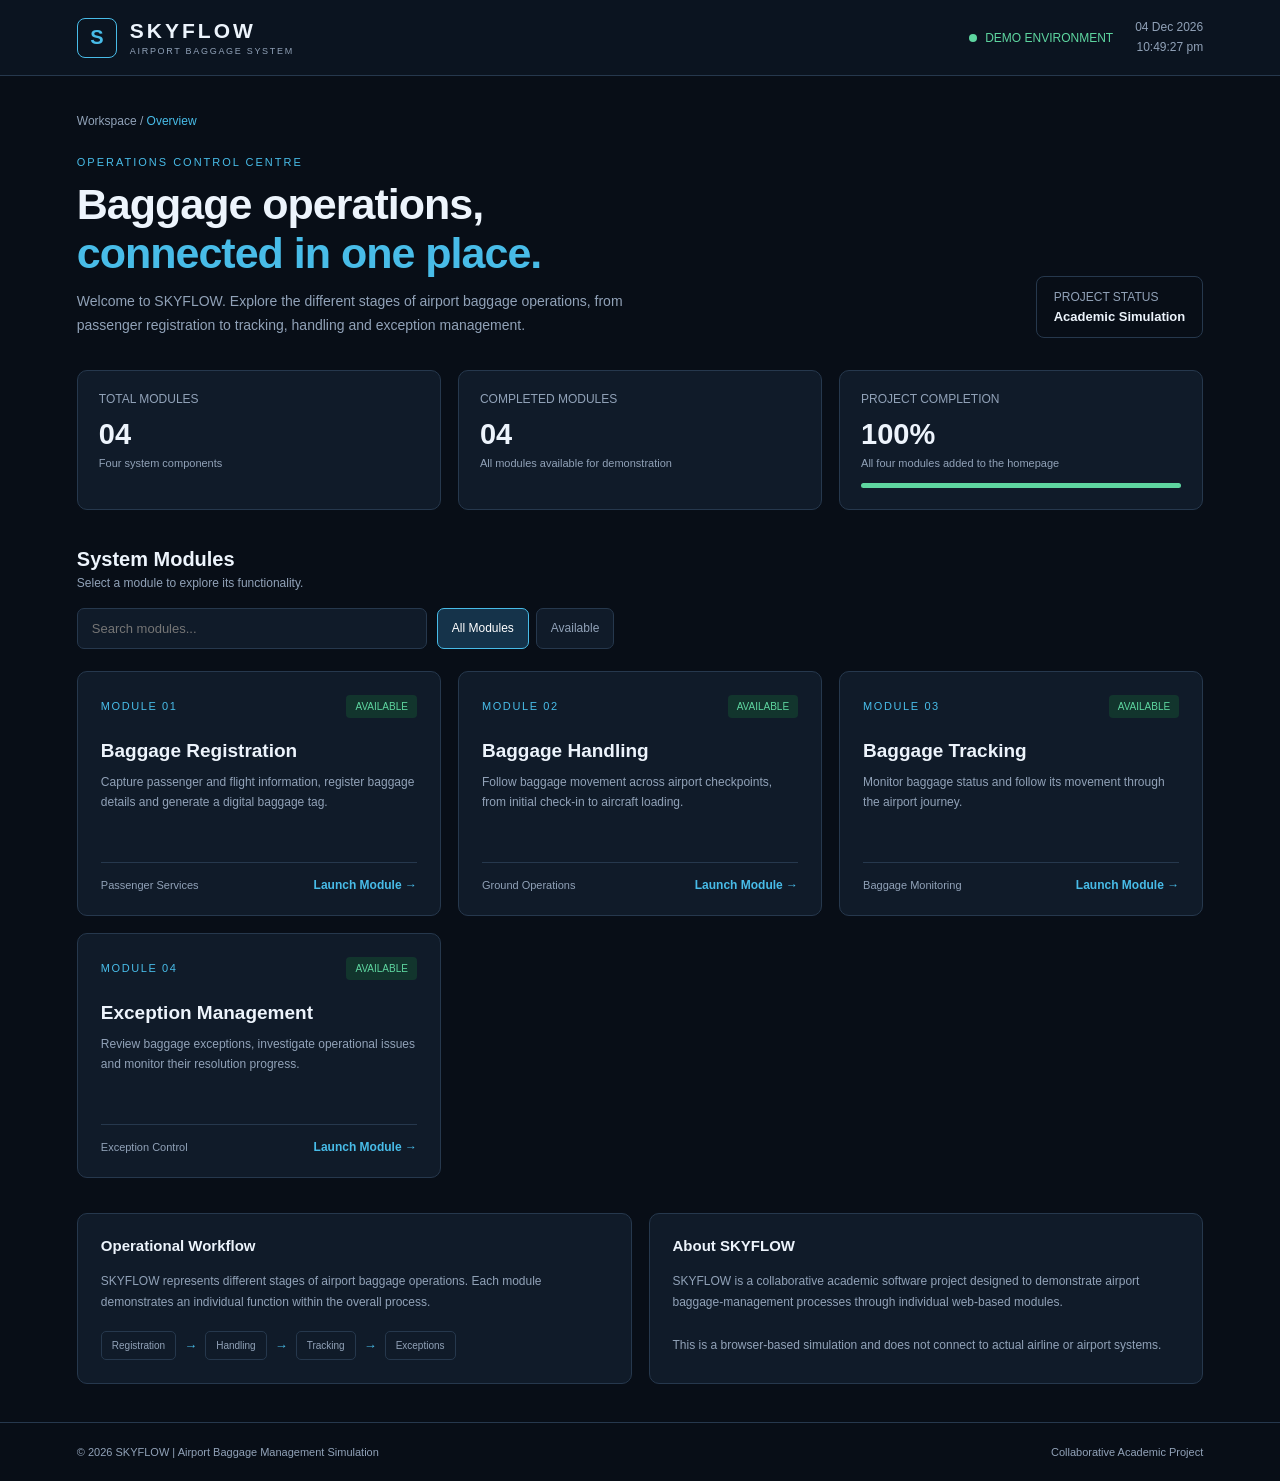
<file: index.html>
<!DOCTYPE html>
<html lang="en">
<head>
    <meta charset="UTF-8">
    <meta name="viewport" content="width=device-width, initial-scale=1.0">

    <title>SKYFLOW | Airport Operations</title>

    <style>
        :root {
            --bg: #080e17;
            --panel: #101b29;
            --border: #26384d;
            --text: #edf4fc;
            --muted: #91a2b8;
            --accent: #48bce8;
            --green: #5ed6a0;
        }

        * {
            margin: 0;
            padding: 0;
            box-sizing: border-box;
        }

        body {
            background: var(--bg);
            color: var(--text);
            font-family: "Segoe UI", Arial, sans-serif;
            min-height: 100vh;
        }

        a {
            text-decoration: none;
            color: inherit;
        }

        header {
            min-height: 76px;
            padding: 15px 6%;
            display: flex;
            align-items: center;
            justify-content: space-between;
            border-bottom: 1px solid var(--border);
            background: #0b1420;
        }

        .brand {
            display: flex;
            align-items: center;
            gap: 13px;
        }

        .brand-mark {
            width: 40px;
            height: 40px;
            display: grid;
            place-items: center;
            border: 1px solid var(--accent);
            color: var(--accent);
            font-weight: 800;
            border-radius: 8px;
            font-size: 20px;
        }

        .brand h1 {
            font-size: 21px;
            letter-spacing: 3px;
        }

        .brand small {
            display: block;
            color: var(--muted);
            font-size: 9px;
            letter-spacing: 1.7px;
            margin-top: 3px;
        }

        .header-right {
            display: flex;
            align-items: center;
            gap: 22px;
        }

        .system-status {
            display: flex;
            align-items: center;
            gap: 8px;
            color: var(--green);
            font-size: 12px;
        }

        .status-dot {
            height: 8px;
            width: 8px;
            background: var(--green);
            border-radius: 50%;
        }

        #clock {
            color: var(--muted);
            font-size: 12px;
            text-align: right;
            line-height: 1.6;
        }

        main {
            max-width: 1350px;
            margin: auto;
            padding: 38px 6%;
        }

        .breadcrumb {
            color: var(--muted);
            font-size: 12px;
            margin-bottom: 28px;
        }

        .breadcrumb span {
            color: var(--accent);
        }

        .welcome {
            display: flex;
            align-items: flex-end;
            justify-content: space-between;
            gap: 25px;
            margin-bottom: 32px;
        }

        .welcome-label {
            color: var(--accent);
            font-size: 11px;
            letter-spacing: 2px;
            margin-bottom: 12px;
        }

        .welcome h2 {
            font-size: clamp(28px, 4vw, 43px);
            font-weight: 600;
            letter-spacing: -1px;
        }

        .welcome h2 span {
            color: var(--accent);
        }

        .welcome p {
            color: var(--muted);
            margin-top: 12px;
            line-height: 1.7;
            max-width: 590px;
            font-size: 14px;
        }

        .environment {
            border: 1px solid var(--border);
            padding: 13px 17px;
            border-radius: 8px;
            color: var(--muted);
            font-size: 12px;
        }

        .environment strong {
            color: var(--text);
            display: block;
            margin-top: 5px;
            font-size: 13px;
        }

        .summary-grid {
            display: grid;
            grid-template-columns: repeat(3, 1fr);
            gap: 17px;
            margin-bottom: 38px;
        }

        .summary-card {
            background: var(--panel);
            border: 1px solid var(--border);
            border-radius: 10px;
            padding: 21px;
        }

        .summary-card .label {
            color: var(--muted);
            font-size: 12px;
        }

        .summary-card .value {
            font-size: 29px;
            font-weight: 600;
            margin: 12px 0 6px;
        }

        .summary-card .note {
            color: var(--muted);
            font-size: 11px;
        }

        .progress-track {
            height: 5px;
            background: #25354a;
            border-radius: 10px;
            margin-top: 14px;
            overflow: hidden;
        }

        .progress-fill {
            width: 100%;
            height: 100%;
            background: var(--green);
        }

        .section-heading {
            display: flex;
            align-items: center;
            justify-content: space-between;
            margin-bottom: 18px;
        }

        .section-heading h3 {
            font-size: 20px;
            font-weight: 600;
        }

        .section-heading p {
            color: var(--muted);
            font-size: 12px;
            margin-top: 5px;
        }

        .module-tools {
            display: flex;
            gap: 10px;
            margin-bottom: 22px;
        }

        .search-box {
            flex: 1;
            max-width: 350px;
        }

        .search-box input {
            width: 100%;
            padding: 12px 14px;
            background: var(--panel);
            border: 1px solid var(--border);
            border-radius: 7px;
            color: white;
            outline: none;
            font-size: 13px;
        }

        .search-box input:focus {
            border-color: var(--accent);
        }

        .filter-buttons {
            display: flex;
            gap: 7px;
            flex-wrap: wrap;
        }

        .filter-buttons button {
            background: var(--panel);
            border: 1px solid var(--border);
            color: var(--muted);
            padding: 10px 14px;
            border-radius: 7px;
            cursor: pointer;
            font-size: 12px;
        }

        .filter-buttons button.active,
        .filter-buttons button:hover {
            background: #15334a;
            border-color: var(--accent);
            color: white;
        }

        .module-grid {
            display: grid;
            grid-template-columns: repeat(3, minmax(0, 1fr));
            gap: 17px;
        }

        .module-card {
            background: var(--panel);
            border: 1px solid var(--border);
            border-radius: 10px;
            padding: 23px;
            min-height: 245px;
            display: flex;
            flex-direction: column;
            transition: border-color 0.2s, transform 0.2s;
        }

        .module-card:hover {
            border-color: var(--accent);
            transform: translateY(-3px);
        }

        .module-top {
            display: flex;
            justify-content: space-between;
            align-items: center;
            margin-bottom: 22px;
        }

        .module-number {
            color: var(--accent);
            font-size: 11px;
            letter-spacing: 1.6px;
        }

        .module-status {
            font-size: 10px;
            padding: 6px 9px;
            border-radius: 4px;
        }

        .ready {
            color: var(--green);
            background: #12352d;
        }

        .module-card h4 {
            font-size: 19px;
            font-weight: 600;
            margin-bottom: 10px;
        }

        .module-card p {
            color: var(--muted);
            font-size: 12px;
            line-height: 1.7;
            flex: 1;
        }

        .module-footer {
            border-top: 1px solid var(--border);
            margin-top: 22px;
            padding-top: 15px;
            display: flex;
            justify-content: space-between;
            align-items: center;
            gap: 8px;
        }

        .module-footer span {
            color: var(--muted);
            font-size: 11px;
        }

        .module-footer a {
            color: var(--accent);
            font-size: 12px;
            font-weight: 600;
            white-space: nowrap;
        }

        .module-footer a:hover {
            color: white;
        }

        .empty-message {
            display: none;
            text-align: center;
            color: var(--muted);
            padding: 35px;
            border: 1px dashed var(--border);
            border-radius: 9px;
            margin-top: 15px;
        }

        .bottom-panel {
            display: grid;
            grid-template-columns: 1fr 1fr;
            gap: 17px;
            margin-top: 35px;
        }

        .info-panel {
            background: var(--panel);
            border: 1px solid var(--border);
            border-radius: 10px;
            padding: 23px;
        }

        .info-panel h3 {
            font-size: 15px;
            margin-bottom: 17px;
        }

        .info-panel p {
            color: var(--muted);
            font-size: 12px;
            line-height: 1.8;
        }

        .workflow {
            display: flex;
            align-items: center;
            flex-wrap: wrap;
            gap: 8px;
            margin-top: 17px;
        }

        .workflow span {
            padding: 8px 10px;
            border: 1px solid var(--border);
            border-radius: 5px;
            font-size: 10px;
            color: var(--muted);
        }

        .workflow b {
            color: var(--accent);
            font-size: 13px;
        }

        footer {
            border-top: 1px solid var(--border);
            padding: 23px 6%;
            display: flex;
            justify-content: space-between;
            gap: 15px;
            color: var(--muted);
            font-size: 11px;
        }

        @media (max-width: 850px) {
            .module-grid {
                grid-template-columns: repeat(2, 1fr);
            }

            .welcome {
                align-items: flex-start;
                flex-direction: column;
            }
        }

        @media (max-width: 600px) {
            header {
                padding: 15px 5%;
            }

            .header-right {
                gap: 10px;
            }

            .system-status {
                display: none;
            }

            main {
                padding: 28px 5%;
            }

            .summary-grid {
                grid-template-columns: 1fr;
            }

            .module-grid {
                grid-template-columns: 1fr;
            }

            .module-tools {
                flex-direction: column;
            }

            .search-box {
                max-width: none;
            }

            .bottom-panel {
                grid-template-columns: 1fr;
            }

            footer {
                flex-direction: column;
            }
        }
    </style>
</head>

<body>

<header>
    <div class="brand">
        <div class="brand-mark">S</div>
        <div>
            <h1>SKYFLOW</h1>
            <small>AIRPORT BAGGAGE SYSTEM</small>
        </div>
    </div>

    <div class="header-right">
        <div class="system-status">
            <span class="status-dot"></span>
            DEMO ENVIRONMENT
        </div>
        <div id="clock">Loading...</div>
    </div>
</header>

<main>

    <div class="breadcrumb">
        Workspace / <span>Overview</span>
    </div>

    <section class="welcome">
        <div>
            <div class="welcome-label">OPERATIONS CONTROL CENTRE</div>

            <h2>
                Baggage operations,<br>
                <span>connected in one place.</span>
            </h2>

            <p>
                Welcome to SKYFLOW. Explore the different stages
                of airport baggage operations, from passenger
                registration to tracking, handling and exception
                management.
            </p>
        </div>

        <div class="environment">
            PROJECT STATUS
            <strong>Academic Simulation</strong>
        </div>
    </section>

    <!-- PROJECT STATISTICS -->

    <section class="summary-grid">

        <div class="summary-card">
            <div class="label">TOTAL MODULES</div>
            <div class="value">04</div>
            <div class="note">Four system components</div>
        </div>

        <div class="summary-card">
            <div class="label">COMPLETED MODULES</div>
            <div class="value">04</div>
            <div class="note">All modules available for demonstration</div>
        </div>

        <div class="summary-card">
            <div class="label">PROJECT COMPLETION</div>
            <div class="value">100%</div>
            <div class="note">All four modules added to the homepage</div>

            <div class="progress-track">
                <div class="progress-fill"></div>
            </div>
        </div>

    </section>

    <!-- MODULE DIRECTORY -->

    <section>

        <div class="section-heading">
            <div>
                <h3>System Modules</h3>
                <p>Select a module to explore its functionality.</p>
            </div>
        </div>

        <div class="module-tools">

            <div class="search-box">
                <input
                    type="text"
                    id="moduleSearch"
                    placeholder="Search modules..."
                    oninput="filterModules()"
                >
            </div>

            <div class="filter-buttons">

                <button class="active"
                    onclick="setFilter('all', this)">
                    All Modules
                </button>

                <button
                    onclick="setFilter('ready', this)">
                    Available
                </button>

            </div>

        </div>

        <div class="module-grid" id="moduleGrid">

            <!-- MODULE 01 -->

            <article class="module-card"
                data-search="registration passenger baggage digital tag flight">

                <div class="module-top">
                    <span class="module-number">MODULE 01</span>
                    <span class="module-status ready">AVAILABLE</span>
                </div>

                <h4>Baggage Registration</h4>

                <p>
                    Capture passenger and flight information,
                    register baggage details and generate
                    a digital baggage tag.
                </p>

                <div class="module-footer">
                    <span>Passenger Services</span>

                    <a href="SKYFLOW_Module_01_Baggage_Registration.html">
                        Launch Module →
                    </a>
                </div>

            </article>

            <!-- MODULE 02 -->

            <article class="module-card"
                data-search="handling tracking checkpoints movement conveyor loading">

                <div class="module-top">
                    <span class="module-number">MODULE 02</span>
                    <span class="module-status ready">AVAILABLE</span>
                </div>

                <h4>Baggage Handling</h4>

                <p>
                    Follow baggage movement across airport
                    checkpoints, from initial check-in to
                    aircraft loading.
                </p>

                <div class="module-footer">
                    <span>Ground Operations</span>

                    <a href="handling.html">
                        Launch Module →
                    </a>
                </div>

            </article>

            <!-- MODULE 03 -->

            <article class="module-card"
                data-search="baggage tracking monitoring status location movement">

                <div class="module-top">
                    <span class="module-number">MODULE 03</span>
                    <span class="module-status ready">AVAILABLE</span>
                </div>

                <h4>Baggage Tracking</h4>

                <p>
                    Monitor baggage status and follow its
                    movement through the airport journey.
                </p>

                <div class="module-footer">
                    <span>Baggage Monitoring</span>

                    <a href="baggage-tracking-standalone.html">
                        Launch Module →
                    </a>
                </div>

            </article>

            <!-- MODULE 04 -->

            <article class="module-card"
                data-search="exception management delay security hold wrong routing resolution">

                <div class="module-top">
                    <span class="module-number">MODULE 04</span>
                    <span class="module-status ready">AVAILABLE</span>
                </div>

                <h4>Exception Management</h4>

                <p>
                    Review baggage exceptions, investigate
                    operational issues and monitor their
                    resolution progress.
                </p>

                <div class="module-footer">
                    <span>Exception Control</span>

                    <a href="exception.html">
                        Launch Module →
                    </a>
                </div>

            </article>

        </div>

        <div class="empty-message" id="emptyMessage">
            No matching modules found. Try another search.
        </div>

    </section>

    <!-- PROJECT INFORMATION -->

    <section class="bottom-panel">

        <div class="info-panel">
            <h3>Operational Workflow</h3>

            <p>
                SKYFLOW represents different stages of airport
                baggage operations. Each module demonstrates
                an individual function within the overall process.
            </p>

            <div class="workflow">
                <span>Registration</span>
                <b>→</b>
                <span>Handling</span>
                <b>→</b>
                <span>Tracking</span>
                <b>→</b>
                <span>Exceptions</span>
            </div>
        </div>

        <div class="info-panel">
            <h3>About SKYFLOW</h3>

            <p>
                SKYFLOW is a collaborative academic software
                project designed to demonstrate airport
                baggage-management processes through
                individual web-based modules.

                <br><br>

                This is a browser-based simulation and does
                not connect to actual airline or airport systems.
            </p>
        </div>

    </section>

</main>

<footer>
    <span>© 2026 SKYFLOW | Airport Baggage Management Simulation</span>
    <span>Collaborative Academic Project</span>
</footer>

<script>

    // LIVE DATE AND CLOCK

    function updateClock() {

        const now = new Date();

        const date = now.toLocaleDateString("en-IN", {
            day: "2-digit",
            month: "short",
            year: "numeric"
        });

        const time = now.toLocaleTimeString("en-IN", {
            hour: "2-digit",
            minute: "2-digit",
            second: "2-digit"
        });

        document.getElementById("clock").innerHTML =
            date + "<br>" + time;
    }

    updateClock();
    setInterval(updateClock, 1000);


    // MODULE FILTER

    let currentFilter = "all";

    function setFilter(filter, button) {

        currentFilter = filter;

        document.querySelectorAll(".filter-buttons button")
            .forEach(btn => btn.classList.remove("active"));

        button.classList.add("active");

        filterModules();
    }


    // MODULE SEARCH

    function filterModules() {

        const searchValue = document
            .getElementById("moduleSearch")
            .value.toLowerCase()
            .trim();

        const cards = document.querySelectorAll(".module-card");

        let visibleCount = 0;

        cards.forEach(card => {

            const searchText =
                card.dataset.search + " " +
                card.innerText.toLowerCase();

            const matchesSearch =
                searchText.includes(searchValue);

            const shouldShow = matchesSearch;

            card.style.display = shouldShow ? "flex" : "none";

            if (shouldShow) {
                visibleCount++;
            }

        });

        document.getElementById("emptyMessage").style.display =
            visibleCount === 0 ? "block" : "none";
    }

</script>

</body>
</html>
</file>
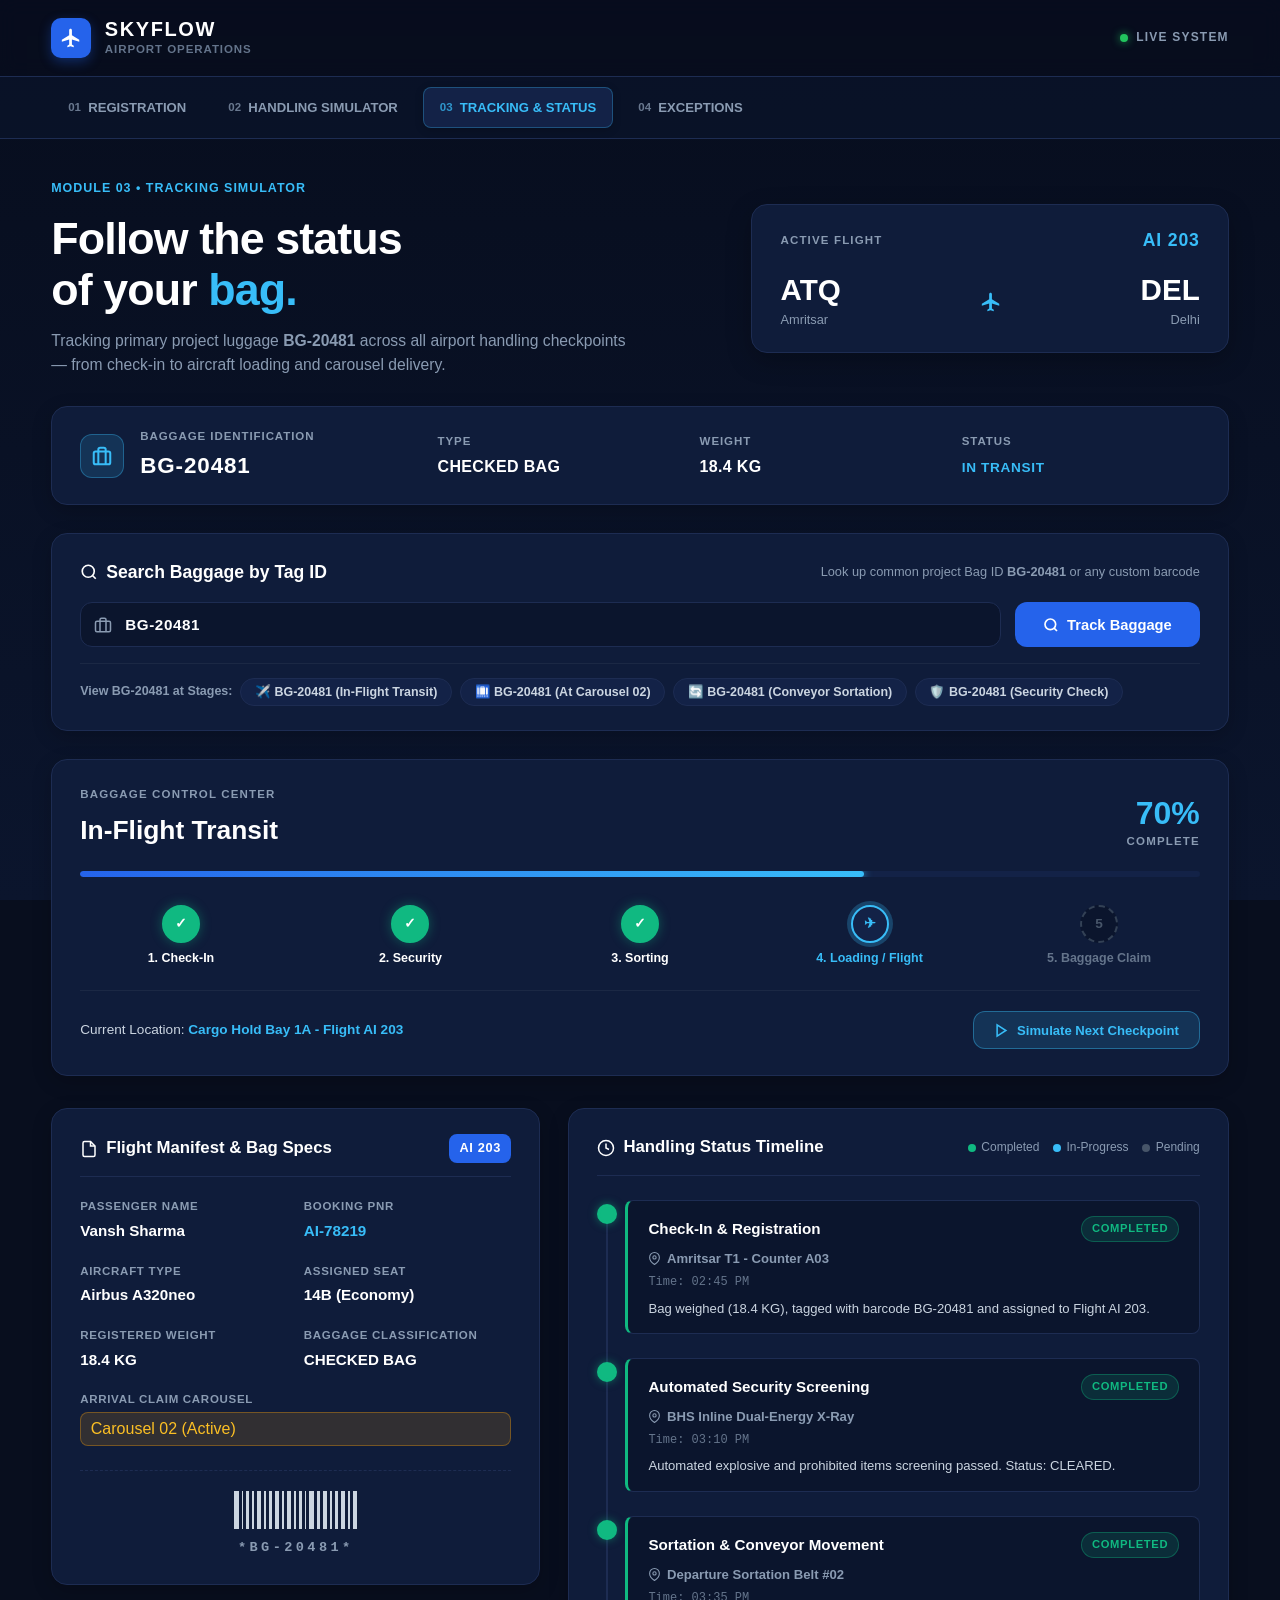
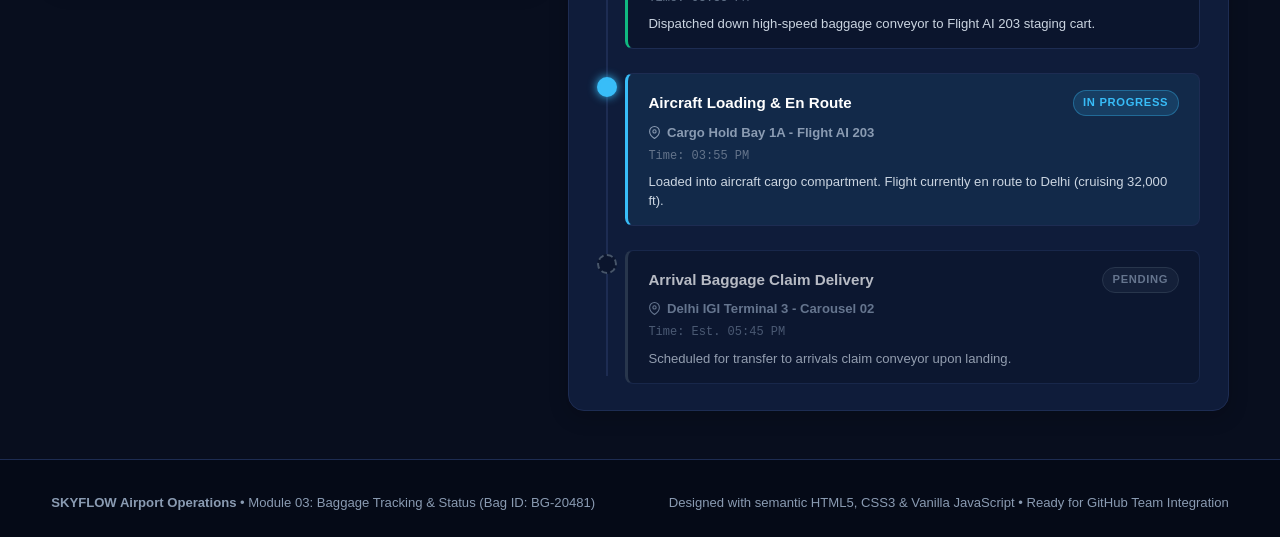
<file: baggage-tracking-standalone.html>
<!DOCTYPE html>
<html lang="en">
<head>
  <meta charset="UTF-8">
  <meta name="viewport" content="width=device-width, initial-scale=1.0">
  <meta name="description" content="SkyFlow - Module 03: Baggage Tracking & Status. Real-time airport baggage tracking simulator for Bag ID BG-20481.">
  <title>Baggage Tracking Simulator | SkyFlow (Bag: BG-20481)</title>
  
  <style>
/* ==========================================================================
   SkyFlow - Airport Baggage Handling & Tracking Management System
   Module 3: Baggage Tracking & Status
   Design matches Module 2 (Handling Simulator) theme:
   Dark Navy Midnight Background, Cyan Accents, Translucent Cards, Live Indicators
   ========================================================================== */

/* --- 1. CSS Theme Variables --- */
:root {
  /* Midnight Aviation Palette */
  --bg-main: #080e1e;            /* Deep midnight background */
  --bg-gradient: linear-gradient(180deg, #070d1d 0%, #0b152d 100%);
  --card-bg: #0f1c3a;            /* Dark card surface */
  --card-bg-subtle: #132247;     /* Inner card highlight */
  --card-border: #1d2c52;        /* Subtle border */
  --card-border-focus: #38bdf8;  /* Cyan glow border */

  /* Brand Accents */
  --brand-blue: #2563eb;         /* SkyFlow Royal Blue Logo */
  --accent-cyan: #38bdf8;        /* SkyFlow Bright Cyan */
  --accent-cyan-glow: rgba(56, 189, 248, 0.25);
  --accent-blue-hover: #1d4ed8;

  /* Status Colors */
  --status-completed: #10b981;   /* Emerald Green */
  --status-completed-bg: rgba(16, 185, 129, 0.15);
  --status-completed-border: rgba(16, 185, 129, 0.35);

  --status-inprogress: #38bdf8;  /* Bright Cyan / In Transit */
  --status-inprogress-bg: rgba(56, 189, 248, 0.15);
  --status-inprogress-border: rgba(56, 189, 248, 0.35);

  --status-warning: #f59e0b;     /* Amber */
  --status-warning-bg: rgba(245, 158, 11, 0.15);
  --status-warning-border: rgba(245, 158, 11, 0.35);

  --status-pending: #475569;     /* Slate */
  --status-pending-bg: rgba(71, 85, 105, 0.2);
  --status-pending-border: #334155;

  /* Typography Colors */
  --text-white: #ffffff;
  --text-dim: #cbd5e1;
  --text-muted: #8a9bb2;
  --text-label: #64748b;

  /* UI Spacing & Radii */
  --radius-sm: 8px;
  --radius-md: 12px;
  --radius-lg: 16px;
  --font-family: -apple-system, BlinkMacSystemFont, 'Segoe UI', Roboto, Helvetica, Arial, sans-serif;
}

/* --- 2. Base Reset --- */
* {
  margin: 0;
  padding: 0;
  box-sizing: border-box;
}

body {
  font-family: var(--font-family);
  background: var(--bg-main);
  background-image: var(--bg-gradient);
  background-attachment: fixed;
  color: var(--text-white);
  line-height: 1.6;
  min-height: 100vh;
  display: flex;
  flex-direction: column;
  -webkit-font-smoothing: antialiased;
}

.container {
  width: 92%;
  max-width: 1220px;
  margin: 0 auto;
}

/* --- 3. Top Header --- */
.site-header {
  background: rgba(8, 14, 30, 0.85);
  backdrop-filter: blur(10px);
  border-bottom: 1px solid var(--card-border);
  padding: 1.1rem 0;
  position: sticky;
  top: 0;
  z-index: 100;
}

.header-inner {
  display: flex;
  align-items: center;
  justify-content: space-between;
  gap: 1rem;
}

.brand-wrapper {
  display: flex;
  align-items: center;
  gap: 0.85rem;
}

.brand-logo-icon {
  width: 40px;
  height: 40px;
  background-color: var(--brand-blue);
  border-radius: 10px;
  display: flex;
  align-items: center;
  justify-content: center;
  color: #ffffff;
  box-shadow: 0 4px 12px rgba(37, 99, 235, 0.35);
}

.brand-text h1 {
  font-size: 1.25rem;
  font-weight: 800;
  letter-spacing: 0.08em;
  color: #ffffff;
  line-height: 1.1;
  text-transform: uppercase;
}

.brand-tagline {
  font-size: 0.72rem;
  color: var(--text-label);
  letter-spacing: 0.08em;
  text-transform: uppercase;
  font-weight: 600;
}

.live-system-badge {
  display: flex;
  align-items: center;
  gap: 0.5rem;
  font-size: 0.75rem;
  font-weight: 700;
  letter-spacing: 0.1em;
  color: var(--text-muted);
  text-transform: uppercase;
}

.live-dot {
  width: 8px;
  height: 8px;
  background-color: #22c55e;
  border-radius: 50%;
  box-shadow: 0 0 8px rgba(34, 197, 94, 0.8);
  animation: pulse-dot 2s infinite;
}

@keyframes pulse-dot {
  0% { transform: scale(0.95); box-shadow: 0 0 0 0 rgba(34, 197, 94, 0.7); }
  70% { transform: scale(1.1); box-shadow: 0 0 0 6px rgba(34, 197, 94, 0); }
  100% { transform: scale(0.95); box-shadow: 0 0 0 0 rgba(34, 197, 94, 0); }
}

/* --- 4. Module Navigation Tabs --- */
.module-nav {
  background: rgba(11, 21, 45, 0.6);
  border-bottom: 1px solid var(--card-border);
}

.nav-tabs {
  display: flex;
  align-items: center;
  gap: 0.5rem;
  overflow-x: auto;
  padding: 0.65rem 0;
  list-style: none;
}

.module-link {
  display: flex;
  align-items: center;
  gap: 0.45rem;
  padding: 0.55rem 1rem;
  border-radius: var(--radius-sm);
  font-size: 0.82rem;
  font-weight: 600;
  color: var(--text-muted);
  text-decoration: none;
  transition: all 0.2s ease;
  border: 1px solid transparent;
}

.module-link:hover {
  color: var(--text-white);
  background: rgba(255, 255, 255, 0.05);
}

.module-link.active {
  color: var(--accent-cyan);
  background: var(--card-bg-subtle);
  border-color: rgba(56, 189, 248, 0.3);
  box-shadow: 0 2px 8px rgba(0, 0, 0, 0.2);
}

.module-num {
  font-size: 0.72rem;
  opacity: 0.75;
}

/* --- 5. Main Hero Section --- */
.hero-section {
  display: grid;
  grid-template-columns: 1.4fr 1fr;
  gap: 2rem;
  align-items: center;
  padding: 2.5rem 0 1.75rem;
}

.hero-left {
  display: flex;
  flex-direction: column;
}

.module-badge {
  display: inline-block;
  font-size: 0.78rem;
  font-weight: 700;
  letter-spacing: 0.08em;
  color: var(--accent-cyan);
  text-transform: uppercase;
  margin-bottom: 0.85rem;
}

.hero-title {
  font-size: 2.8rem;
  font-weight: 800;
  line-height: 1.15;
  letter-spacing: -0.02em;
  color: var(--text-white);
  margin-bottom: 0.85rem;
}

.hero-title .highlight {
  color: var(--accent-cyan);
}

.hero-desc {
  font-size: 0.98rem;
  color: var(--text-muted);
  max-width: 580px;
  line-height: 1.55;
}

/* Active Flight Widget */
.active-flight-card {
  background: var(--card-bg);
  border: 1px solid var(--card-border);
  border-radius: var(--radius-lg);
  padding: 1.35rem 1.75rem;
  box-shadow: 0 8px 24px rgba(0, 0, 0, 0.25);
}

.flight-header-row {
  display: flex;
  justify-content: space-between;
  align-items: center;
  margin-bottom: 1.25rem;
}

.flight-label {
  font-size: 0.72rem;
  letter-spacing: 0.1em;
  text-transform: uppercase;
  font-weight: 700;
  color: var(--text-muted);
}

.flight-number {
  font-size: 1.1rem;
  font-weight: 800;
  color: var(--accent-cyan);
  letter-spacing: 0.05em;
}

.flight-route-display {
  display: flex;
  align-items: center;
  justify-content: space-between;
}

.route-point {
  text-align: left;
}

.route-point.dest {
  text-align: right;
}

.route-iata {
  font-size: 1.85rem;
  font-weight: 800;
  color: var(--text-white);
  line-height: 1;
}

.route-city-name {
  font-size: 0.8rem;
  color: var(--text-muted);
  margin-top: 0.35rem;
  font-weight: 500;
}

.route-plane-icon {
  color: var(--accent-cyan);
  display: flex;
  align-items: center;
  justify-content: center;
  padding: 0 1rem;
}

/* --- 6. Baggage Identification Bar --- */
.baggage-id-bar {
  background: var(--card-bg);
  border: 1px solid var(--card-border);
  border-radius: var(--radius-lg);
  padding: 1.25rem 1.75rem;
  display: grid;
  grid-template-columns: 1.4fr 1fr 1fr 1fr;
  gap: 1.5rem;
  align-items: center;
  box-shadow: 0 6px 20px rgba(0, 0, 0, 0.2);
  margin-bottom: 1.75rem;
}

.id-col-main {
  display: flex;
  align-items: center;
  gap: 1rem;
}

.luggage-icon-box {
  width: 44px;
  height: 44px;
  background: rgba(56, 189, 248, 0.15);
  border: 1px solid rgba(56, 189, 248, 0.35);
  border-radius: var(--radius-md);
  display: flex;
  align-items: center;
  justify-content: center;
  color: var(--accent-cyan);
  flex-shrink: 0;
}

.info-label {
  font-size: 0.72rem;
  text-transform: uppercase;
  letter-spacing: 0.08em;
  color: var(--text-muted);
  font-weight: 700;
  margin-bottom: 0.2rem;
}

.info-val-large {
  font-size: 1.4rem;
  font-weight: 800;
  color: var(--text-white);
  letter-spacing: 0.04em;
}

.info-val-standard {
  font-size: 1rem;
  font-weight: 700;
  color: var(--text-white);
  letter-spacing: 0.02em;
}

.status-badge-live {
  display: inline-block;
  font-size: 0.85rem;
  font-weight: 800;
  color: var(--accent-cyan);
  letter-spacing: 0.05em;
  text-transform: uppercase;
}

/* --- 7. Search Console Card --- */
.search-console-card {
  background: var(--card-bg);
  border: 1px solid var(--card-border);
  border-radius: var(--radius-lg);
  padding: 1.5rem 1.75rem;
  margin-bottom: 1.75rem;
  box-shadow: 0 6px 20px rgba(0, 0, 0, 0.2);
}

.search-title-row {
  display: flex;
  justify-content: space-between;
  align-items: center;
  margin-bottom: 1rem;
  flex-wrap: wrap;
  gap: 0.5rem;
}

.search-title {
  font-size: 1.1rem;
  font-weight: 700;
  color: var(--text-white);
  display: flex;
  align-items: center;
  gap: 0.5rem;
}

.search-form {
  display: flex;
  gap: 0.85rem;
  flex-wrap: wrap;
}

.search-input-wrap {
  flex: 1;
  min-width: 260px;
  position: relative;
}

.search-input-icon {
  position: absolute;
  left: 14px;
  top: 50%;
  transform: translateY(-50%);
  color: var(--text-muted);
  pointer-events: none;
}

.search-input {
  width: 100%;
  background: #0b152d;
  border: 1px solid var(--card-border);
  border-radius: var(--radius-md);
  padding: 0.8rem 1rem 0.8rem 2.75rem;
  font-size: 0.95rem;
  font-weight: 600;
  color: var(--text-white);
  letter-spacing: 0.04em;
  text-transform: uppercase;
  transition: all 0.2s ease;
  font-family: inherit;
}

.search-input:focus {
  outline: none;
  border-color: var(--card-border-focus);
  box-shadow: 0 0 0 3px var(--accent-cyan-glow);
}

.search-input::placeholder {
  text-transform: none;
  font-weight: 400;
  color: var(--text-label);
}

.btn-search {
  background: var(--brand-blue);
  color: #ffffff;
  border: none;
  border-radius: var(--radius-md);
  padding: 0.8rem 1.75rem;
  font-size: 0.92rem;
  font-weight: 700;
  cursor: pointer;
  display: inline-flex;
  align-items: center;
  gap: 0.5rem;
  transition: all 0.2s;
}

.btn-search:hover {
  background: var(--accent-blue-hover);
  box-shadow: 0 4px 12px rgba(37, 99, 235, 0.4);
}

.chips-row {
  display: flex;
  align-items: center;
  gap: 0.5rem;
  flex-wrap: wrap;
  margin-top: 1rem;
  padding-top: 0.85rem;
  border-top: 1px solid rgba(255, 255, 255, 0.05);
}

.chips-label {
  font-size: 0.78rem;
  color: var(--text-muted);
  font-weight: 600;
}

.chip-btn {
  background: #132247;
  border: 1px solid var(--card-border);
  color: var(--text-dim);
  font-size: 0.78rem;
  font-weight: 600;
  padding: 0.35rem 0.85rem;
  border-radius: 50px;
  cursor: pointer;
  transition: all 0.2s;
}

.chip-btn:hover {
  background: rgba(56, 189, 248, 0.15);
  border-color: var(--accent-cyan);
  color: var(--accent-cyan);
}

.error-message-bar {
  display: none;
  background: rgba(239, 68, 68, 0.15);
  border: 1px solid rgba(239, 68, 68, 0.4);
  color: #fca5a5;
  padding: 0.75rem 1rem;
  border-radius: var(--radius-sm);
  font-size: 0.85rem;
  margin-top: 0.85rem;
  align-items: center;
  gap: 0.5rem;
}

/* --- 8. Baggage Control Center / Progress Card --- */
.control-center-card {
  background: var(--card-bg);
  border: 1px solid var(--card-border);
  border-radius: var(--radius-lg);
  padding: 1.6rem 1.75rem;
  margin-bottom: 2rem;
  box-shadow: 0 6px 20px rgba(0, 0, 0, 0.2);
}

.control-header-row {
  display: flex;
  justify-content: space-between;
  align-items: flex-end;
  margin-bottom: 1.25rem;
}

.control-subtitle {
  font-size: 0.72rem;
  letter-spacing: 0.1em;
  text-transform: uppercase;
  color: var(--text-muted);
  font-weight: 700;
  margin-bottom: 0.3rem;
}

.control-main-heading {
  font-size: 1.65rem;
  font-weight: 800;
  color: var(--text-white);
  display: flex;
  align-items: center;
  gap: 0.6rem;
}

.control-percent-box {
  text-align: right;
}

.control-percent-num {
  font-size: 2rem;
  font-weight: 900;
  color: var(--accent-cyan);
  line-height: 1;
}

.control-percent-sub {
  font-size: 0.72rem;
  letter-spacing: 0.1em;
  color: var(--text-muted);
  text-transform: uppercase;
  font-weight: 700;
  margin-top: 0.2rem;
}

.progress-track {
  width: 100%;
  height: 6px;
  background: #132247;
  border-radius: 10px;
  position: relative;
  overflow: hidden;
  margin-bottom: 1.75rem;
}

.progress-fill {
  height: 100%;
  background: linear-gradient(90deg, #2563eb 0%, #38bdf8 100%);
  border-radius: 10px;
  transition: width 0.5s ease;
  box-shadow: 0 0 10px var(--accent-cyan);
}

.stepper-nodes-row {
  display: flex;
  justify-content: space-between;
  list-style: none;
  position: relative;
  gap: 0.5rem;
}

.step-node {
  display: flex;
  flex-direction: column;
  align-items: center;
  text-align: center;
  width: 18%;
}

.node-bullet {
  width: 38px;
  height: 38px;
  border-radius: 50%;
  background: #0b152d;
  border: 2px solid #29385c;
  display: flex;
  align-items: center;
  justify-content: center;
  font-weight: 800;
  font-size: 0.85rem;
  color: var(--text-muted);
  margin-bottom: 0.5rem;
  transition: all 0.3s;
}

.step-node.completed .node-bullet {
  background: var(--status-completed);
  border-color: var(--status-completed);
  color: #ffffff;
  box-shadow: 0 0 12px rgba(16, 185, 129, 0.4);
}

.step-node.inprogress .node-bullet {
  background: var(--card-bg-subtle);
  border-color: var(--accent-cyan);
  color: var(--accent-cyan);
  box-shadow: 0 0 0 4px var(--accent-cyan-glow);
  animation: radar-pulse 2s infinite;
}

@keyframes radar-pulse {
  0% { box-shadow: 0 0 0 0 rgba(56, 189, 248, 0.6); }
  70% { box-shadow: 0 0 0 8px rgba(56, 189, 248, 0); }
  100% { box-shadow: 0 0 0 0 rgba(56, 189, 248, 0); }
}

.step-node.pending .node-bullet {
  border: 2px dashed #334155;
  color: #475569;
}

.node-title {
  font-size: 0.78rem;
  font-weight: 700;
  color: var(--text-muted);
  line-height: 1.25;
}

.step-node.completed .node-title { color: var(--text-white); }
.step-node.inprogress .node-title { color: var(--accent-cyan); }
.step-node.pending .node-title { color: #64748b; }

.control-sim-bar {
  display: flex;
  justify-content: space-between;
  align-items: center;
  margin-top: 1.5rem;
  padding-top: 1.25rem;
  border-top: 1px solid rgba(255, 255, 255, 0.05);
  flex-wrap: wrap;
  gap: 1rem;
}

.location-scan-text {
  font-size: 0.85rem;
  color: var(--text-dim);
}

.location-scan-text strong {
  color: var(--accent-cyan);
}

.btn-simulate-checkpoint {
  background: rgba(56, 189, 248, 0.15);
  border: 1px solid rgba(56, 189, 248, 0.4);
  color: var(--accent-cyan);
  padding: 0.65rem 1.25rem;
  border-radius: var(--radius-md);
  font-size: 0.82rem;
  font-weight: 700;
  cursor: pointer;
  display: inline-flex;
  align-items: center;
  gap: 0.5rem;
  transition: all 0.2s;
}

.btn-simulate-checkpoint:hover {
  background: var(--accent-cyan);
  color: #070d1d;
  box-shadow: 0 0 15px var(--accent-cyan-glow);
}

/* --- 9. Two-Column Dashboard --- */
.dashboard-grid {
  display: grid;
  grid-template-columns: 1fr 1.35fr;
  gap: 1.75rem;
  align-items: start;
  margin-bottom: 3rem;
}

.manifest-card {
  background: var(--card-bg);
  border: 1px solid var(--card-border);
  border-radius: var(--radius-lg);
  padding: 1.6rem 1.75rem;
  box-shadow: 0 6px 20px rgba(0, 0, 0, 0.2);
}

.manifest-header {
  display: flex;
  justify-content: space-between;
  align-items: center;
  margin-bottom: 1.25rem;
  padding-bottom: 0.85rem;
  border-bottom: 1px solid var(--card-border);
}

.manifest-title {
  font-size: 1.05rem;
  font-weight: 700;
  color: var(--text-white);
  display: flex;
  align-items: center;
  gap: 0.5rem;
}

.flight-code-pill {
  background: var(--brand-blue);
  color: #ffffff;
  padding: 0.25rem 0.65rem;
  border-radius: var(--radius-sm);
  font-size: 0.8rem;
  font-weight: 800;
  letter-spacing: 0.05em;
}

.manifest-details-grid {
  display: grid;
  grid-template-columns: 1fr 1fr;
  gap: 1.15rem 1rem;
  margin-bottom: 1.5rem;
}

.manifest-item {
  display: flex;
  flex-direction: column;
}

.manifest-label {
  font-size: 0.72rem;
  text-transform: uppercase;
  letter-spacing: 0.06em;
  color: var(--text-muted);
  font-weight: 700;
  margin-bottom: 0.2rem;
}

.manifest-val {
  font-size: 0.95rem;
  font-weight: 700;
  color: var(--text-white);
}

.manifest-val.cyan {
  color: var(--accent-cyan);
}

.carousel-box {
  background: rgba(245, 158, 11, 0.15);
  border: 1px solid rgba(245, 158, 11, 0.35);
  color: #fbbf24;
  padding: 0.2rem 0.6rem;
  border-radius: var(--radius-sm);
  display: inline-block;
}

.barcode-box {
  border-top: 1px dashed var(--card-border);
  padding-top: 1.25rem;
  text-align: center;
}

.barcode-stripes {
  display: inline-flex;
  gap: 3px;
  height: 38px;
  align-items: stretch;
  margin-bottom: 0.35rem;
}

.bar {
  background: #cbd5e1;
  width: 2px;
}
.bar.thick { width: 4.5px; }
.bar.medium { width: 3px; }
.bar.thin { width: 1.5px; }

.barcode-digits {
  font-family: 'Courier New', Courier, monospace;
  font-size: 0.85rem;
  font-weight: 700;
  letter-spacing: 0.25em;
  color: var(--text-muted);
}

.timeline-card {
  background: var(--card-bg);
  border: 1px solid var(--card-border);
  border-radius: var(--radius-lg);
  padding: 1.6rem 1.75rem;
  box-shadow: 0 6px 20px rgba(0, 0, 0, 0.2);
}

.timeline-header {
  display: flex;
  justify-content: space-between;
  align-items: center;
  margin-bottom: 1.5rem;
  padding-bottom: 0.85rem;
  border-bottom: 1px solid var(--card-border);
  flex-wrap: wrap;
  gap: 0.75rem;
}

.timeline-title {
  font-size: 1.05rem;
  font-weight: 700;
  color: var(--text-white);
  display: flex;
  align-items: center;
  gap: 0.5rem;
}

.legend-group {
  display: flex;
  align-items: center;
  gap: 0.85rem;
  font-size: 0.75rem;
  color: var(--text-muted);
}

.legend-chip {
  display: flex;
  align-items: center;
  gap: 0.35rem;
}

.legend-dot {
  width: 8px;
  height: 8px;
  border-radius: 50%;
}
.legend-dot.c { background: var(--status-completed); }
.legend-dot.i { background: var(--accent-cyan); }
.legend-dot.p { background: #475569; }

.timeline-list {
  list-style: none;
  position: relative;
  padding-left: 28px;
}

.timeline-list::before {
  content: '';
  position: absolute;
  top: 8px;
  bottom: 8px;
  left: 9px;
  width: 2px;
  background: var(--card-border);
}

.timeline-item {
  position: relative;
  margin-bottom: 1.5rem;
}
.timeline-item:last-child {
  margin-bottom: 0;
}

.timeline-item::before {
  content: '';
  position: absolute;
  left: -28px;
  top: 4px;
  width: 20px;
  height: 20px;
  border-radius: 50%;
  background: #0b152d;
  border: 3px solid var(--card-border);
  z-index: 2;
  box-sizing: border-box;
  transition: all 0.3s;
}

.timeline-item.completed::before {
  background: var(--status-completed);
  border-color: var(--status-completed);
  box-shadow: 0 0 8px rgba(16, 185, 129, 0.5);
}

.timeline-item.completed .timeline-box {
  border-left: 3px solid var(--status-completed);
}

.timeline-item.inprogress::before {
  background: var(--accent-cyan);
  border-color: var(--accent-cyan);
  box-shadow: 0 0 10px var(--accent-cyan);
}

.timeline-item.inprogress .timeline-box {
  border-left: 3px solid var(--accent-cyan);
  background: rgba(56, 189, 248, 0.08);
}

.timeline-item.pending::before {
  background: #0b152d;
  border: 2px dashed #475569;
}

.timeline-item.pending .timeline-box {
  border-left: 3px solid #334155;
  opacity: 0.7;
}

.timeline-box {
  background: #0b152d;
  border: 1px solid var(--card-border);
  border-radius: var(--radius-sm);
  padding: 0.95rem 1.25rem;
}

.timeline-top-row {
  display: flex;
  justify-content: space-between;
  align-items: center;
  gap: 0.5rem;
  margin-bottom: 0.35rem;
  flex-wrap: wrap;
}

.stage-title {
  font-size: 0.95rem;
  font-weight: 700;
  color: var(--text-white);
}

.badge-tag {
  font-size: 0.7rem;
  font-weight: 800;
  letter-spacing: 0.06em;
  text-transform: uppercase;
  padding: 0.2rem 0.6rem;
  border-radius: 50px;
}

.badge-tag.completed {
  background: var(--status-completed-bg);
  border: 1px solid var(--status-completed-border);
  color: var(--status-completed);
}

.badge-tag.inprogress {
  background: var(--status-inprogress-bg);
  border: 1px solid var(--status-inprogress-border);
  color: var(--accent-cyan);
}

.badge-tag.pending {
  background: var(--status-pending-bg);
  border: 1px solid var(--status-pending-border);
  color: var(--text-muted);
}

.stage-location {
  font-size: 0.82rem;
  color: var(--text-muted);
  font-weight: 600;
  display: flex;
  align-items: center;
  gap: 0.35rem;
  margin-bottom: 0.25rem;
}

.stage-time {
  font-size: 0.75rem;
  color: var(--text-label);
  font-family: monospace;
}

.stage-desc {
  font-size: 0.82rem;
  color: var(--text-dim);
  margin-top: 0.4rem;
  line-height: 1.45;
}

.site-footer {
  background: #050a17;
  border-top: 1px solid var(--card-border);
  padding: 2rem 0 1.5rem;
  margin-top: auto;
  font-size: 0.82rem;
  color: var(--text-muted);
}

.footer-inner {
  display: flex;
  justify-content: space-between;
  align-items: center;
  flex-wrap: wrap;
  gap: 1rem;
}

.footer-inner a {
  color: var(--accent-cyan);
  text-decoration: none;
}

.footer-inner a:hover {
  text-decoration: underline;
}

@media (max-width: 950px) {
  .hero-section {
    grid-template-columns: 1fr;
  }
  .baggage-id-bar {
    grid-template-columns: 1fr 1fr;
  }
  .dashboard-grid {
    grid-template-columns: 1fr;
  }
}

@media (max-width: 600px) {
  .hero-title {
    font-size: 2.2rem;
  }
  .baggage-id-bar {
    grid-template-columns: 1fr;
  }
  .search-form {
    flex-direction: column;
  }
  .btn-search {
    width: 100%;
    justify-content: center;
  }
  .stepper-nodes-row {
    flex-wrap: wrap;
  }
  .step-node {
    width: 30%;
    margin-bottom: 1rem;
  }
}
  </style>
</head>
<body>

  <!-- 1. Header -->
  <header class="site-header">
    <div class="container">
      <div class="header-inner">
        <div class="brand-wrapper">
          <div class="brand-logo-icon" aria-hidden="true">
            <svg width="22" height="22" viewBox="0 0 24 24" fill="currentColor">
              <path d="M21 16v-2l-8-5V3.5c0-.83-.67-1.5-1.5-1.5S10 2.67 10 3.5V9l-8 5v2l8-2.5V19l-2 1.5V22l3.5-1 3.5 1v-1.5L13 19v-5.5l8 2.5z"/>
            </svg>
          </div>
          <div class="brand-text">
            <h1>SKYFLOW</h1>
            <p class="brand-tagline">AIRPORT OPERATIONS</p>
          </div>
        </div>

        <div class="live-system-badge">
          <span class="live-dot" aria-hidden="true"></span>
          <span>LIVE SYSTEM</span>
        </div>
      </div>
    </div>
  </header>

  <!-- 2. Navigation -->
  <nav class="module-nav" aria-label="SkyFlow Airport System Modules">
    <div class="container">
      <ul class="nav-tabs">
        <li>
          <a href="registration.html" class="module-link" title="Module 01: Baggage Registration">
            <span class="module-num">01</span>
            <span>REGISTRATION</span>
          </a>
        </li>
        <li>
          <a href="handling.html" class="module-link" title="Module 02: Handling Simulator">
            <span class="module-num">02</span>
            <span>HANDLING SIMULATOR</span>
          </a>
        </li>
        <li>
          <a href="baggage-tracking.html" class="module-link active" title="Module 03: Baggage Tracking & Status (Current)">
            <span class="module-num">03</span>
            <span>TRACKING &amp; STATUS</span>
          </a>
        </li>
        <li>
          <a href="exceptions.html" class="module-link" title="Module 04: Exception Handling">
            <span class="module-num">04</span>
            <span>EXCEPTIONS</span>
          </a>
        </li>
      </ul>
    </div>
  </nav>

  <!-- 3. Main Content -->
  <main class="container">

    <!-- Section A: Hero Banner + Active Flight Card -->
    <section class="hero-section" aria-label="Tracking Simulator Overview">
      <div class="hero-left">
        <span class="module-badge">MODULE 03 &bull; TRACKING SIMULATOR</span>
        <h2 class="hero-title">
          Follow the status<br>
          of your <span class="highlight">bag.</span>
        </h2>
        <p class="hero-desc">
          Tracking primary project luggage <strong>BG-20481</strong> across all airport handling checkpoints &mdash; from check-in to aircraft loading and carousel delivery.
        </p>
      </div>

      <aside class="active-flight-card" aria-label="Active Flight Information">
        <div class="flight-header-row">
          <span class="flight-label">ACTIVE FLIGHT</span>
          <span class="flight-number" id="flightNoHeader">AI 203</span>
        </div>

        <div class="flight-route-display">
          <div class="route-point">
            <div class="route-iata" id="originCode">ATQ</div>
            <div class="route-city-name" id="originCity">Amritsar</div>
          </div>

          <div class="route-plane-icon" aria-hidden="true">
            <svg width="22" height="22" viewBox="0 0 24 24" fill="currentColor">
              <path d="M21 16v-2l-8-5V3.5c0-.83-.67-1.5-1.5-1.5S10 2.67 10 3.5V9l-8 5v2l8-2.5V19l-2 1.5V22l3.5-1 3.5 1v-1.5L13 19v-5.5l8 2.5z"/>
            </svg>
          </div>

          <div class="route-point dest">
            <div class="route-iata" id="destCode">DEL</div>
            <div class="route-city-name" id="destCity">Delhi</div>
          </div>
        </div>
      </aside>
    </section>

    <!-- Section B: Baggage Identification Bar -->
    <section class="baggage-id-bar" aria-label="Baggage Identification Summary">
      <div class="id-col-main">
        <div class="luggage-icon-box" aria-hidden="true">
          <svg width="22" height="22" viewBox="0 0 24 24" fill="none" stroke="currentColor" stroke-width="2.2">
            <rect x="3" y="7" width="18" height="14" rx="2" ry="2"></rect>
            <path d="M16 21V5a2 2 0 0 0-2-2h-4a2 2 0 0 0-2 2v16"></path>
          </svg>
        </div>
        <div>
          <div class="info-label">BAGGAGE IDENTIFICATION</div>
          <div class="info-val-large" id="barBagId">BG-20481</div>
        </div>
      </div>

      <div>
        <div class="info-label">TYPE</div>
        <div class="info-val-standard" id="barBagType">CHECKED BAG</div>
      </div>

      <div>
        <div class="info-label">WEIGHT</div>
        <div class="info-val-standard" id="barBagWeight">18.4 KG</div>
      </div>

      <div>
        <div class="info-label">STATUS</div>
        <div class="status-badge-live" id="barBagStatus">IN TRANSIT</div>
      </div>
    </section>

    <!-- Section C: Search Console -->
    <section class="search-console-card" aria-label="Search Baggage Console">
      <div class="search-title-row">
        <h3 class="search-title">
          <svg width="18" height="18" viewBox="0 0 24 24" fill="none" stroke="currentColor" stroke-width="2.2">
            <circle cx="11" cy="11" r="8"></circle>
            <line x1="21" y1="21" x2="16.65" y2="16.65"></line>
          </svg>
          Search Baggage by Tag ID
        </h3>
        <span style="font-size: 0.8rem; color: #8a9bb2;">Look up common project Bag ID <strong>BG-20481</strong> or any custom barcode</span>
      </div>

      <form id="searchForm" class="search-form" novalidate>
        <div class="search-input-wrap">
          <svg class="search-input-icon" width="18" height="18" viewBox="0 0 24 24" fill="none" stroke="currentColor" stroke-width="2">
            <rect x="2" y="7" width="20" height="14" rx="2" ry="2"></rect>
            <path d="M16 21V5a2 2 0 0 0-2-2h-4a2 2 0 0 0-2 2v16"></path>
          </svg>
          <input 
            type="text" 
            id="bagInput" 
            class="search-input" 
            placeholder="e.g. BG-20481" 
            value="BG-20481"
            autocomplete="off"
            aria-label="Baggage Tag ID"
          >
        </div>
        <button type="submit" class="btn-search">
          <svg width="16" height="16" viewBox="0 0 24 24" fill="none" stroke="currentColor" stroke-width="2.5">
            <circle cx="11" cy="11" r="8"></circle>
            <line x1="21" y1="21" x2="16.65" y2="16.65"></line>
          </svg>
          Track Baggage
        </button>
      </form>

      <div id="errorBox" class="error-message-bar" role="alert">
        <svg width="16" height="16" viewBox="0 0 24 24" fill="none" stroke="currentColor" stroke-width="2">
          <circle cx="12" cy="12" r="10"></circle>
          <line x1="12" y1="8" x2="12" y2="12"></line>
          <line x1="12" y1="16" x2="12.01" y2="16"></line>
        </svg>
        <span id="errorText">Error message placeholder</span>
      </div>

      <!-- Quick Test Chips -->
      <div class="chips-row">
        <span class="chips-label">View BG-20481 at Stages:</span>
        <button type="button" class="chip-btn" data-id="BG-20481" title="In Flight AI 203 to Delhi">
          ✈️ BG-20481 (In-Flight Transit)
        </button>
        <button type="button" class="chip-btn" data-id="BG-20481-CLAIM" title="Arrived at Delhi Carousel 02">
          🛄 BG-20481 (At Carousel 02)
        </button>
        <button type="button" class="chip-btn" data-id="BG-20481-SORT" title="Automated sorting conveyor">
          🔄 BG-20481 (Conveyor Sortation)
        </button>
        <button type="button" class="chip-btn" data-id="BG-20481-SEC" title="X-Ray security screening">
          🛡️ BG-20481 (Security Check)
        </button>
      </div>
    </section>

    <!-- Section D: Baggage Control Center & Progress -->
    <section class="control-center-card" aria-label="Baggage Control Center Progress">
      <div class="control-header-row">
        <div>
          <div class="control-subtitle">BAGGAGE CONTROL CENTER</div>
          <div class="control-main-heading" id="controlHeading">In-Flight Transit</div>
        </div>
        <div class="control-percent-box">
          <div class="control-percent-num" id="controlPercent">70%</div>
          <div class="control-percent-sub">COMPLETE</div>
        </div>
      </div>

      <div class="progress-track">
        <div class="progress-fill" id="progressFill" style="width: 70%;"></div>
      </div>

      <ol class="stepper-nodes-row">
        <li class="step-node completed" id="step1">
          <div class="node-bullet" aria-hidden="true">✓</div>
          <div class="node-title">1. Check-In</div>
        </li>
        <li class="step-node completed" id="step2">
          <div class="node-bullet" aria-hidden="true">✓</div>
          <div class="node-title">2. Security</div>
        </li>
        <li class="step-node completed" id="step3">
          <div class="node-bullet" aria-hidden="true">✓</div>
          <div class="node-title">3. Sorting</div>
        </li>
        <li class="step-node inprogress" id="step4">
          <div class="node-bullet" aria-hidden="true">✈</div>
          <div class="node-title">4. Loading / Flight</div>
        </li>
        <li class="step-node pending" id="step5">
          <div class="node-bullet" aria-hidden="true">5</div>
          <div class="node-title">5. Baggage Claim</div>
        </li>
      </ol>

      <div class="control-sim-bar">
        <div class="location-scan-text">
          Current Location: <strong id="scanLocationText">Cargo Hold Bay 1A - Flight AI 203</strong>
        </div>
        <button type="button" class="btn-simulate-checkpoint" id="btnSimulateNext" title="Advance BG-20481 to next checkpoint for presentation">
          <svg width="15" height="15" viewBox="0 0 24 24" fill="none" stroke="currentColor" stroke-width="2.5">
            <polygon points="5 3 19 12 5 21 5 3"></polygon>
          </svg>
          Simulate Next Checkpoint
        </button>
      </div>
    </section>

    <!-- Section E: Two-Column Dashboard (Manifest Details + Audit Timeline) -->
    <div class="dashboard-grid">

      <!-- Column 1: Flight & Baggage Manifest Card -->
      <article class="manifest-card" aria-label="Flight and Luggage Manifest Details">
        <div class="manifest-header">
          <h3 class="manifest-title">
            <svg width="18" height="18" viewBox="0 0 24 24" fill="none" stroke="currentColor" stroke-width="2">
              <path d="M14 2H6a2 2 0 0 0-2 2v16a2 2 0 0 0 2 2h12a2 2 0 0 0 2-2V8z"></path>
              <polyline points="14 2 14 8 20 8"></polyline>
            </svg>
            Flight Manifest &amp; Bag Specs
          </h3>
          <span class="flight-code-pill" id="manifestFlight">AI 203</span>
        </div>

        <div class="manifest-details-grid">
          <div class="manifest-item">
            <span class="manifest-label">Passenger Name</span>
            <span class="manifest-val" id="manifestPassenger">Vansh Sharma</span>
          </div>
          <div class="manifest-item">
            <span class="manifest-label">Booking PNR</span>
            <span class="manifest-val cyan" id="manifestPnr">AI-78219</span>
          </div>
          <div class="manifest-item">
            <span class="manifest-label">Aircraft Type</span>
            <span class="manifest-val" id="manifestAircraft">Airbus A320neo</span>
          </div>
          <div class="manifest-item">
            <span class="manifest-label">Assigned Seat</span>
            <span class="manifest-val" id="manifestSeat">14B (Economy)</span>
          </div>
          <div class="manifest-item">
            <span class="manifest-label">Registered Weight</span>
            <span class="manifest-val" id="manifestWeight">18.4 KG</span>
          </div>
          <div class="manifest-item">
            <span class="manifest-label">Baggage Classification</span>
            <span class="manifest-val" id="manifestType">CHECKED BAG</span>
          </div>
          <div class="manifest-item" style="grid-column: span 2;">
            <span class="manifest-label">Arrival Claim Carousel</span>
            <div class="carousel-box" id="manifestCarousel">Carousel 02 (Active)</div>
          </div>
        </div>

        <div class="barcode-box">
          <div class="barcode-stripes" aria-hidden="true">
            <div class="bar thick"></div><div class="bar thin"></div><div class="bar medium"></div>
            <div class="bar thin"></div><div class="bar thick"></div><div class="bar thin"></div>
            <div class="bar medium"></div><div class="bar thick"></div><div class="bar thin"></div>
            <div class="bar thick"></div><div class="bar thin"></div><div class="bar medium"></div>
            <div class="bar thin"></div><div class="bar thick"></div><div class="bar medium"></div>
            <div class="bar thick"></div><div class="bar thin"></div><div class="bar medium"></div>
            <div class="bar thick"></div><div class="bar thin"></div><div class="bar thick"></div>
          </div>
          <div class="barcode-digits" id="barcodeDigits">*BG-20481*</div>
        </div>
      </article>

      <!-- Column 2: Status Timeline Card -->
      <article class="timeline-card" aria-label="Baggage Handling Audit Timeline">
        <div class="timeline-header">
          <h3 class="timeline-title">
            <svg width="18" height="18" viewBox="0 0 24 24" fill="none" stroke="currentColor" stroke-width="2">
              <circle cx="12" cy="12" r="10"></circle>
              <polyline points="12 6 12 12 16 14"></polyline>
            </svg>
            Handling Status Timeline
          </h3>

          <div class="legend-group">
            <div class="legend-chip">
              <span class="legend-dot c"></span>
              <span>Completed</span>
            </div>
            <div class="legend-chip">
              <span class="legend-dot i"></span>
              <span>In-Progress</span>
            </div>
            <div class="legend-chip">
              <span class="legend-dot p"></span>
              <span>Pending</span>
            </div>
          </div>
        </div>

        <ul class="timeline-list" id="timelineList">
          <!-- Populated by JavaScript -->
        </ul>
      </article>

    </div>

  </main>

  <!-- 4. Footer -->
  <footer class="site-footer">
    <div class="container footer-inner">
      <div>
        <strong>SKYFLOW Airport Operations</strong> &bull; Module 03: Baggage Tracking &amp; Status (Bag ID: BG-20481)
      </div>
      <div>
        Designed with semantic HTML5, CSS3 &amp; Vanilla JavaScript &bull; Ready for GitHub Team Integration
      </div>
    </div>
  </footer>

  <script>
/**
 * SkyFlow - Airport Baggage Handling & Tracking Management System
 * Module 3: Baggage Tracking & Status
 * Team Common Bag ID: BG-20481
 */

const baggageDatabase = {
  // Main in-flight transit state
  "BG-20481": {
    bagId: "BG-20481",
    flightNumber: "AI 203",
    airline: "Air India",
    aircraft: "Airbus A320neo",
    passengerName: "Vansh Sharma",
    pnr: "AI-78219",
    seat: "14B (Economy)",
    originCode: "ATQ",
    originCity: "Amritsar (ATQ)",
    originTime: "04:15 PM",
    destCode: "DEL",
    destCity: "Delhi (DEL)",
    destTime: "05:30 PM",
    bagWeight: "18.4 KG",
    bagType: "CHECKED BAG",
    carousel: "Carousel 02 (Active)",
    currentStatus: "IN TRANSIT",
    currentLocation: "Cargo Hold Bay 1A - Flight AI 203",
    controlHeading: "In-Flight Transit",
    lastScanned: "Scanned at Ramp Loading Conveyor (ATQ)",
    lastTimestamp: "03:55 PM, Today",
    nextMilestone: "Arrival & Unloading at Delhi T3 (~35 mins)",
    progressPercent: 70,
    stages: [
      {
        id: 1,
        title: "Check-In & Registration",
        location: "Amritsar T1 - Counter A03",
        timestamp: "02:45 PM",
        status: "completed",
        desc: "Bag weighed (18.4 KG), tagged with barcode BG-20481 and assigned to Flight AI 203."
      },
      {
        id: 2,
        title: "Automated Security Screening",
        location: "BHS Inline Dual-Energy X-Ray",
        timestamp: "03:10 PM",
        status: "completed",
        desc: "Automated explosive and prohibited items screening passed. Status: CLEARED."
      },
      {
        id: 3,
        title: "Sortation & Conveyor Movement",
        location: "Departure Sortation Belt #02",
        timestamp: "03:35 PM",
        status: "completed",
        desc: "Dispatched down high-speed baggage conveyor to Flight AI 203 staging cart."
      },
      {
        id: 4,
        title: "Aircraft Loading & En Route",
        location: "Cargo Hold Bay 1A - Flight AI 203",
        timestamp: "03:55 PM",
        status: "inprogress",
        desc: "Loaded into aircraft cargo compartment. Flight currently en route to Delhi (cruising 32,000 ft)."
      },
      {
        id: 5,
        title: "Arrival Baggage Claim Delivery",
        location: "Delhi IGI Terminal 3 - Carousel 02",
        timestamp: "Est. 05:45 PM",
        status: "pending",
        desc: "Scheduled for transfer to arrivals claim conveyor upon landing."
      }
    ]
  },

  // Carousel ready state
  "BG-20481-CLAIM": {
    bagId: "BG-20481",
    flightNumber: "AI 203",
    airline: "Air India",
    aircraft: "Airbus A320neo",
    passengerName: "Vansh Sharma",
    pnr: "AI-78219",
    seat: "14B (Economy)",
    originCode: "ATQ",
    originCity: "Amritsar (ATQ)",
    originTime: "04:15 PM",
    destCode: "DEL",
    destCity: "Delhi (DEL)",
    destTime: "05:30 PM",
    bagWeight: "18.4 KG",
    bagType: "CHECKED BAG",
    carousel: "Carousel 02 (Active)",
    currentStatus: "READY AT CLAIM",
    currentLocation: "Arrivals Hall Carousel 02 - Delhi T3",
    controlHeading: "Ready for Collection",
    lastScanned: "Scanned at Carousel 02 Feed Belt",
    lastTimestamp: "05:42 PM, Today",
    nextMilestone: "Collection by Passenger at Carousel 02",
    progressPercent: 100,
    stages: [
      {
        id: 1,
        title: "Check-In & Registration",
        location: "Amritsar T1 - Counter A03",
        timestamp: "02:45 PM",
        status: "completed",
        desc: "Bag weighed (18.4 KG), tagged with barcode BG-20481."
      },
      {
        id: 2,
        title: "Automated Security Screening",
        location: "BHS Inline Dual-Energy X-Ray",
        timestamp: "03:10 PM",
        status: "completed",
        desc: "Security scan cleared."
      },
      {
        id: 3,
        title: "Sortation & Conveyor Movement",
        location: "Departure Sortation Belt #02",
        timestamp: "03:35 PM",
        status: "completed",
        desc: "Dispatched to Flight AI 203."
      },
      {
        id: 4,
        title: "Aircraft Loading & En Route",
        location: "Flight AI 203 Cargo Hold",
        timestamp: "05:30 PM",
        status: "completed",
        desc: "Flight landed safely at Delhi IGI Airport."
      },
      {
        id: 5,
        title: "Arrival Baggage Claim Delivery",
        location: "Delhi IGI Terminal 3 - Carousel 02",
        timestamp: "05:42 PM",
        status: "completed",
        desc: "Bag placed on baggage claim carousel 02. Ready for pickup."
      }
    ]
  },

  // Conveyor sorting state
  "BG-20481-SORT": {
    bagId: "BG-20481",
    flightNumber: "AI 203",
    airline: "Air India",
    aircraft: "Airbus A320neo",
    passengerName: "Vansh Sharma",
    pnr: "AI-78219",
    seat: "14B (Economy)",
    originCode: "ATQ",
    originCity: "Amritsar (ATQ)",
    originTime: "04:15 PM",
    destCode: "DEL",
    destCity: "Delhi (DEL)",
    destTime: "05:30 PM",
    bagWeight: "18.4 KG",
    bagType: "CHECKED BAG",
    carousel: "Carousel 02 (Pending)",
    currentStatus: "SORTING",
    currentLocation: "Conveyor Belt #02 - Main Sorting Hub",
    controlHeading: "Sorting & Conveyor Routing",
    lastScanned: "Scanned by Optical Barcode Reader Station 04",
    lastTimestamp: "03:35 PM, Today",
    nextMilestone: "Loading into Tarmac Cart for Flight AI 203 (~15 mins)",
    progressPercent: 50,
    stages: [
      {
        id: 1,
        title: "Check-In & Registration",
        location: "Amritsar T1 - Counter A03",
        timestamp: "02:45 PM",
        status: "completed",
        desc: "Bag weighed (18.4 KG) and registration verified."
      },
      {
        id: 2,
        title: "Automated Security Screening",
        location: "BHS Inline Dual-Energy X-Ray",
        timestamp: "03:10 PM",
        status: "completed",
        desc: "Security inspection passed without anomalies."
      },
      {
        id: 3,
        title: "Sortation & Conveyor Movement",
        location: "Conveyor Belt #02 - Sorting Hub",
        timestamp: "03:35 PM",
        status: "inprogress",
        desc: "Bag traveling along automated tilt-tray conveyor toward Flight AI 203."
      },
      {
        id: 4,
        title: "Aircraft Loading & En Route",
        location: "Apron Stand 12",
        timestamp: "Est. 03:50 PM",
        status: "pending",
        desc: "Scheduled for aircraft hold loading."
      },
      {
        id: 5,
        title: "Arrival Baggage Claim Delivery",
        location: "Delhi T3 - Carousel 02",
        timestamp: "Est. 05:45 PM",
        status: "pending",
        desc: "Scheduled for carousel delivery."
      }
    ]
  },

  // Security screening state
  "BG-20481-SEC": {
    bagId: "BG-20481",
    flightNumber: "AI 203",
    airline: "Air India",
    aircraft: "Airbus A320neo",
    passengerName: "Vansh Sharma",
    pnr: "AI-78219",
    seat: "14B (Economy)",
    originCode: "ATQ",
    originCity: "Amritsar (ATQ)",
    originTime: "04:15 PM",
    destCode: "DEL",
    destCity: "Delhi (DEL)",
    destTime: "05:30 PM",
    bagWeight: "18.4 KG",
    bagType: "CHECKED BAG",
    carousel: "Carousel 02 (Pending)",
    currentStatus: "SECURITY SCAN",
    currentLocation: "BHS Security Screening Pod 02",
    controlHeading: "Security Inspection",
    lastScanned: "Scanned at Level 1 In-line CT Scanner",
    lastTimestamp: "03:10 PM, Today",
    nextMilestone: "Conveyor Sortation to Flight AI 203",
    progressPercent: 30,
    stages: [
      {
        id: 1,
        title: "Check-In & Registration",
        location: "Amritsar T1 - Counter A03",
        timestamp: "02:45 PM",
        status: "completed",
        desc: "Bag drop completed. Tag BG-20481 issued."
      },
      {
        id: 2,
        title: "Automated Security Screening",
        location: "BHS Security Screening Pod 02",
        timestamp: "03:10 PM",
        status: "inprogress",
        desc: "Automated radiological and explosive trace detection in progress."
      },
      {
        id: 3,
        title: "Sortation & Conveyor Movement",
        location: "Sorting Chute #02",
        timestamp: "Est. 03:30 PM",
        status: "pending",
        desc: "Awaiting security clearance."
      },
      {
        id: 4,
        title: "Aircraft Loading & En Route",
        location: "Apron Stand 12",
        timestamp: "Est. 03:50 PM",
        status: "pending",
        desc: "Scheduled for cargo container placement."
      },
      {
        id: 5,
        title: "Arrival Baggage Claim Delivery",
        location: "Delhi T3 - Carousel 02",
        timestamp: "Est. 05:45 PM",
        status: "pending",
        desc: "Scheduled for claim hall delivery."
      }
    ]
  }
};

let currentBag = baggageDatabase["BG-20481"];

document.addEventListener("DOMContentLoaded", () => {
  const searchForm = document.getElementById("searchForm");
  const bagInput = document.getElementById("bagInput");
  const chipButtons = document.querySelectorAll(".chip-btn");
  const simulateBtn = document.getElementById("btnSimulateNext");

  renderBaggageView(currentBag);

  if (searchForm) {
    searchForm.addEventListener("submit", (e) => {
      e.preventDefault();
      const query = bagInput.value.trim().toUpperCase();

      if (!query) {
        showError("Please enter a valid Bag ID (e.g. BG-20481).");
        return;
      }

      hideError();
      loadBaggage(query);
    });
  }

  chipButtons.forEach((chip) => {
    chip.addEventListener("click", () => {
      const id = chip.getAttribute("data-id");
      if (id) {
        bagInput.value = "BG-20481";
        hideError();
        loadBaggage(id);
      }
    });
  });

  if (simulateBtn) {
    simulateBtn.addEventListener("click", () => {
      simulateStep();
    });
  }
});

function loadBaggage(id) {
  let normalizedId = id.toUpperCase();
  if (!normalizedId.includes("-") && normalizedId.length > 2) {
    normalizedId = normalizedId.slice(0, 2) + "-" + normalizedId.slice(2);
  }

  if (baggageDatabase[id]) {
    currentBag = JSON.parse(JSON.stringify(baggageDatabase[id]));
    renderBaggageView(currentBag);
  } else if (baggageDatabase[normalizedId]) {
    currentBag = JSON.parse(JSON.stringify(baggageDatabase[normalizedId]));
    renderBaggageView(currentBag);
  } else {
    currentBag = generateCustomBag(id);
    renderBaggageView(currentBag);
  }
}

function generateCustomBag(id) {
  return {
    bagId: id,
    flightNumber: "AI 203",
    airline: "Air India",
    aircraft: "Airbus A320neo",
    passengerName: "Vansh Sharma",
    pnr: "AI-78219",
    seat: "14B (Economy)",
    originCode: "ATQ",
    originCity: "Amritsar (ATQ)",
    originTime: "04:15 PM",
    destCode: "DEL",
    destCity: "Delhi (DEL)",
    destTime: "05:30 PM",
    bagWeight: "18.4 KG",
    bagType: "CHECKED BAG",
    carousel: "Carousel 02 (Active)",
    currentStatus: "IN TRANSIT",
    currentLocation: "Cargo Hold Bay 1A - Flight AI 203",
    controlHeading: "In-Flight Transit",
    lastScanned: "Scanned at Outbound Ramp Bay",
    lastTimestamp: "Just now",
    nextMilestone: "Arrival at Delhi T3 Baggage Claim",
    progressPercent: 70,
    stages: [
      {
        id: 1,
        title: "Check-In & Registration",
        location: "Amritsar T1 - Check-In Desk",
        timestamp: "02:45 PM",
        status: "completed",
        desc: "Bag ID " + id + " verified and tagged."
      },
      {
        id: 2,
        title: "Automated Security Screening",
        location: "BHS Screening Station",
        timestamp: "03:10 PM",
        status: "completed",
        desc: "Screening cleared."
      },
      {
        id: 3,
        title: "Sortation & Conveyor Movement",
        location: "Conveyor Sort Line #02",
        timestamp: "03:35 PM",
        status: "completed",
        desc: "Routed to Flight AI 203 container."
      },
      {
        id: 4,
        title: "Aircraft Loading & En Route",
        location: "Aircraft Cargo Hold Bay 1A",
        timestamp: "03:55 PM",
        status: "inprogress",
        desc: "Cruising en route to Delhi."
      },
      {
        id: 5,
        title: "Arrival Baggage Claim Delivery",
        location: "Delhi T3 - Carousel 02",
        timestamp: "Est. 05:45 PM",
        status: "pending",
        desc: "Scheduled for carousel placement post-landing."
      }
    ]
  };
}

function renderBaggageView(bag) {
  document.getElementById("flightNoHeader").textContent = bag.flightNumber;
  document.getElementById("originCode").textContent = bag.originCode;
  document.getElementById("originCity").textContent = bag.originCity.split("(")[0].trim();
  document.getElementById("destCode").textContent = bag.destCode;
  document.getElementById("destCity").textContent = bag.destCity.split("(")[0].trim();

  document.getElementById("barBagId").textContent = bag.bagId;
  document.getElementById("barBagType").textContent = bag.bagType;
  document.getElementById("barBagWeight").textContent = bag.bagWeight;
  document.getElementById("barBagStatus").textContent = bag.currentStatus;

  document.getElementById("controlHeading").textContent = bag.controlHeading || bag.currentStatus;
  document.getElementById("controlPercent").textContent = bag.progressPercent + "%";
  document.getElementById("progressFill").style.width = bag.progressPercent + "%";
  document.getElementById("scanLocationText").textContent = bag.currentLocation;

  const stepNodes = document.querySelectorAll(".step-node");
  stepNodes.forEach((node, index) => {
    node.className = "step-node";
    const stage = bag.stages[index];
    if (stage) {
      node.classList.add(stage.status);
    }
  });

  document.getElementById("manifestFlight").textContent = bag.flightNumber;
  document.getElementById("manifestAircraft").textContent = bag.aircraft;
  document.getElementById("manifestPassenger").textContent = bag.passengerName;
  document.getElementById("manifestPnr").textContent = bag.pnr;
  document.getElementById("manifestSeat").textContent = bag.seat;
  document.getElementById("manifestWeight").textContent = bag.bagWeight;
  document.getElementById("manifestType").textContent = bag.bagType;
  document.getElementById("manifestCarousel").textContent = bag.carousel;
  document.getElementById("barcodeDigits").textContent = `*${bag.bagId}*`;

  renderTimeline(bag.stages);
}

function renderTimeline(stages) {
  const list = document.getElementById("timelineList");
  if (!list) return;

  list.innerHTML = "";

  stages.forEach((stage) => {
    const li = document.createElement("li");
    li.className = `timeline-item ${stage.status}`;

    let badgeText = "Pending";
    if (stage.status === "completed") badgeText = "Completed";
    if (stage.status === "inprogress") badgeText = "In Progress";

    li.innerHTML = `
      <div class="timeline-box">
        <div class="timeline-top-row">
          <span class="stage-title">${stage.title}</span>
          <span class="badge-tag ${stage.status}">${badgeText}</span>
        </div>
        <div class="stage-location">
          <svg width="13" height="13" viewBox="0 0 24 24" fill="none" stroke="currentColor" stroke-width="2">
            <path d="M21 10c0 7-9 13-9 13s-9-6-9-13a9 9 0 0 1 18 0z"></path>
            <circle cx="12" cy="10" r="3"></circle>
          </svg>
          <span>${stage.location}</span>
        </div>
        <div class="stage-time">Time: ${stage.timestamp}</div>
        <div class="stage-desc">${stage.desc}</div>
      </div>
    `;

    list.appendChild(li);
  });
}

function simulateStep() {
  if (!currentBag || !currentBag.stages) return;

  const currentIdx = currentBag.stages.findIndex((s) => s.status === "inprogress");

  if (currentIdx !== -1 && currentIdx < currentBag.stages.length - 1) {
    currentBag.stages[currentIdx].status = "completed";
    currentBag.stages[currentIdx].timestamp = "Verified (Just now)";

    const nextIdx = currentIdx + 1;
    currentBag.stages[nextIdx].status = "inprogress";
    currentBag.stages[nextIdx].timestamp = "Active Now";

    currentBag.currentLocation = currentBag.stages[nextIdx].location;

    if (nextIdx === currentBag.stages.length - 1) {
      currentBag.currentStatus = "READY AT CLAIM";
      currentBag.controlHeading = "Ready for Collection";
      currentBag.progressPercent = 100;
    } else {
      currentBag.currentStatus = "IN TRANSIT";
      currentBag.controlHeading = currentBag.stages[nextIdx].title;
      currentBag.progressPercent = Math.round(((nextIdx + 1) / currentBag.stages.length) * 100);
    }

    renderBaggageView(currentBag);
  } else if (currentIdx === currentBag.stages.length - 1) {
    currentBag.stages[currentIdx].status = "completed";
    currentBag.currentStatus = "DELIVERED";
    currentBag.controlHeading = "Claimed by Passenger";
    currentBag.progressPercent = 100;
    renderBaggageView(currentBag);
    alert("Bag BG-20481 has reached Carousel 02 and is ready for collection!");
  } else {
    currentBag = JSON.parse(JSON.stringify(baggageDatabase["BG-20481"]));
    renderBaggageView(currentBag);
  }
}

function showError(msg) {
  const err = document.getElementById("errorBox");
  const txt = document.getElementById("errorText");
  if (err && txt) {
    txt.textContent = msg;
    err.style.display = "flex";
  }
}

function hideError() {
  const err = document.getElementById("errorBox");
  if (err) err.style.display = "none";
}
  </script>
</body>
</html>
</file>
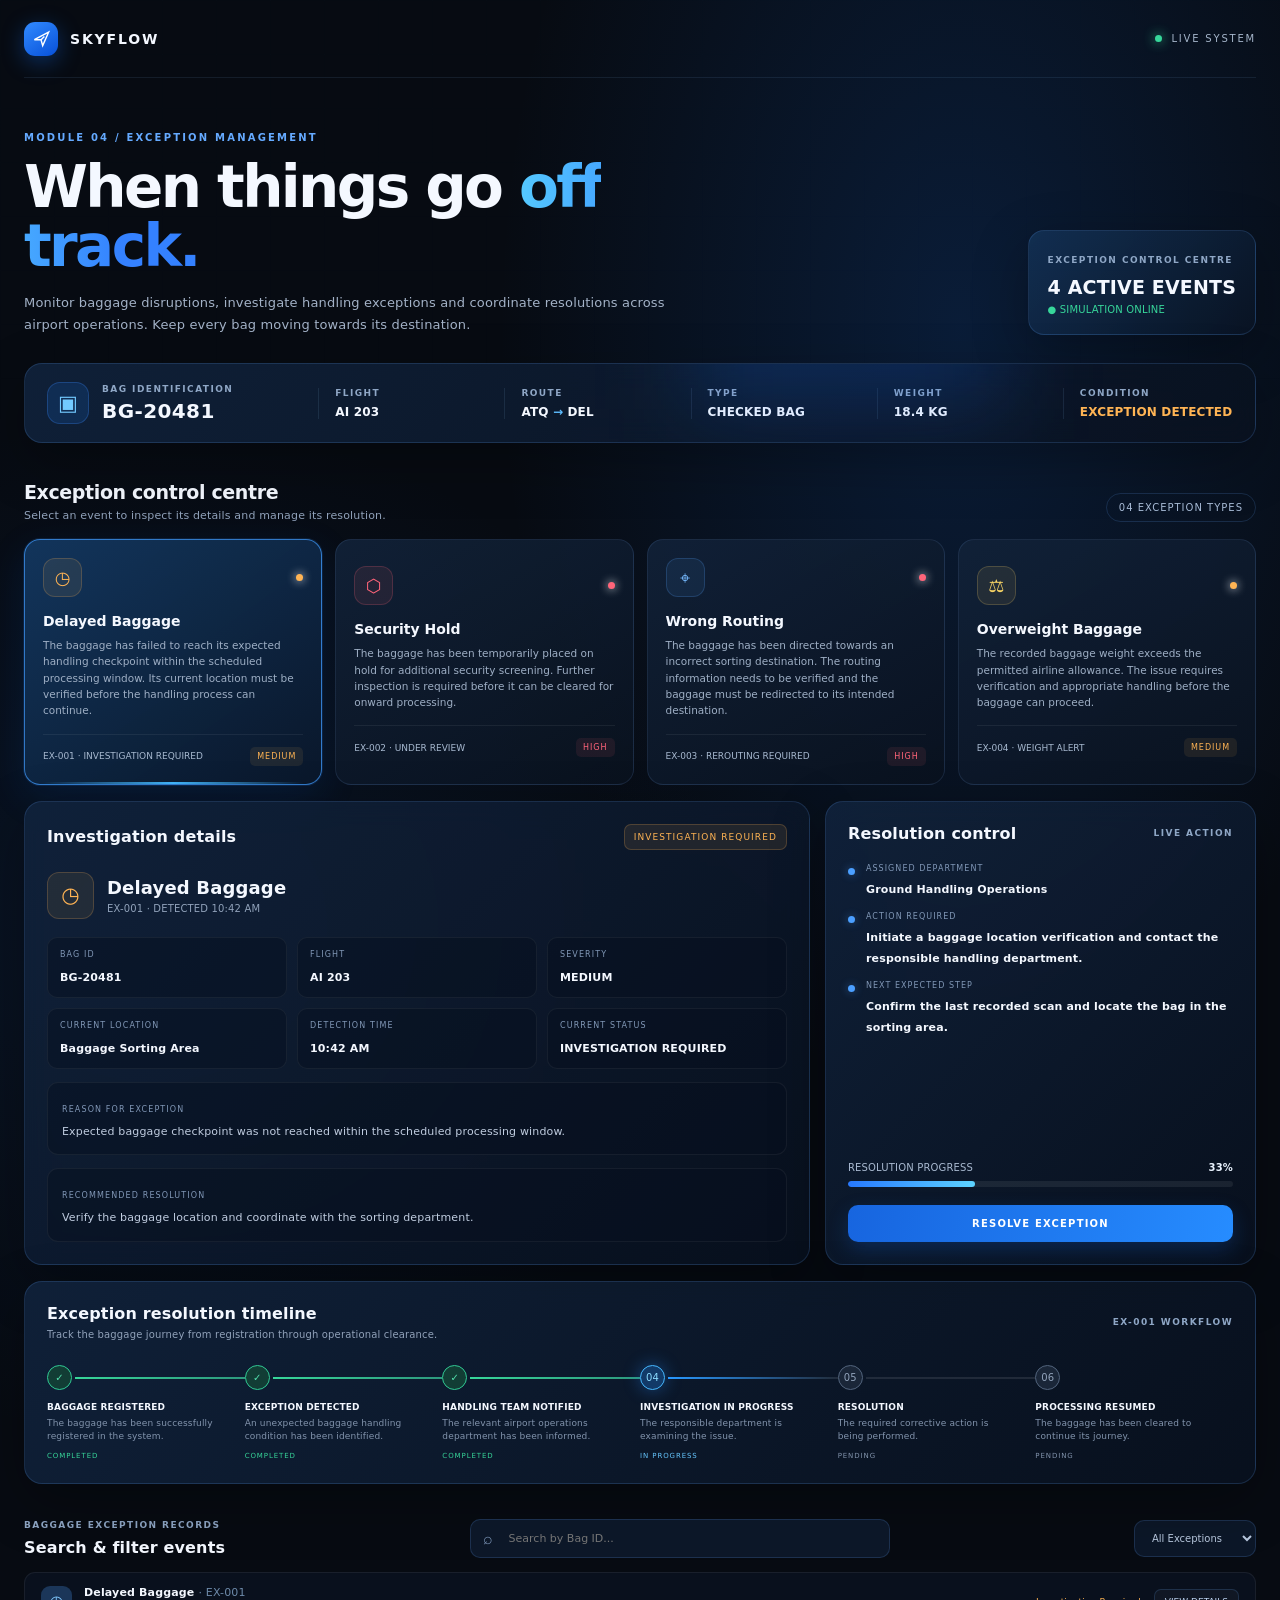
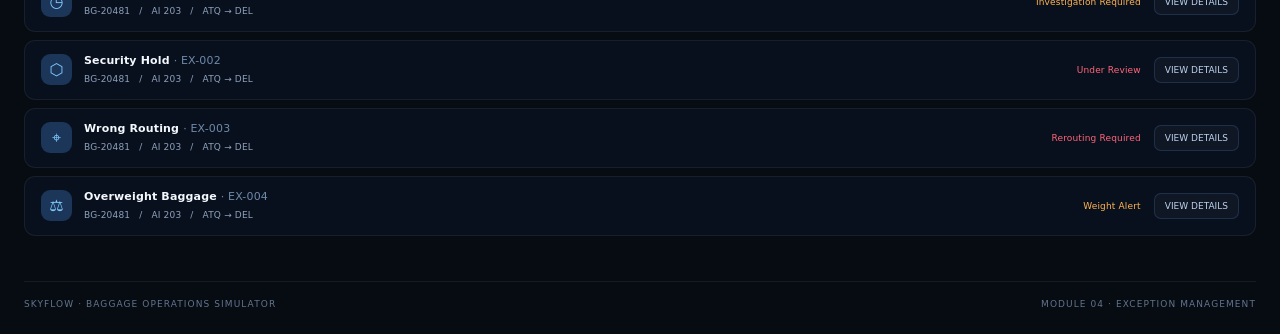
<file: exception.html>
<!DOCTYPE html>
<html lang="en">

<head>
    <meta charset="UTF-8">
    <meta name="viewport" content="width=device-width, initial-scale=1.0">
    <meta name="theme-color" content="#070b12">
    <title>SKYFLOW | Exception Management</title>
    <style>
        :root {
            --bg: #070b12;
            --panel: rgba(13, 24, 43, .82);
            --panel2: rgba(15, 31, 56, .72);
            --line: rgba(91, 151, 230, .2);
            --blue: #287cff;
            --cyan: #55c7ff;
            --muted: #91a2ba;
            --text: #f4f8ff;
            --green: #37d69a;
            --amber: #ffb454;
            --red: #ff657a;
            --violet: #a58bff;
            --shadow: 0 18px 55px rgba(0, 0, 0, .28)
        }

        * {
            box-sizing: border-box
        }

        body {
            margin: 0;
            min-height: 100vh;
            color: var(--text);
            font-family: Inter, ui-sans-serif, system-ui, -apple-system, "Segoe UI", sans-serif;
            background: radial-gradient(ellipse at 75% 17%, rgba(20, 91, 190, .22), transparent 34%), radial-gradient(ellipse at 12% 48%, rgba(16, 71, 148, .15), transparent 36%), var(--bg);
            letter-spacing: .01em
        }

        body:before {
            content: "";
            position: fixed;
            inset: 0;
            pointer-events: none;
            opacity: .13;
            background-image: linear-gradient(rgba(90, 140, 210, .07) 1px, transparent 1px), linear-gradient(90deg, rgba(90, 140, 210, .07) 1px, transparent 1px);
            background-size: 54px 54px;
            mask-image: linear-gradient(to bottom, black, transparent 80%)
        }

        button,
        input,
        select {
            font: inherit
        }

        button {
            cursor: pointer
        }

        .shell {
            width: min(1380px, calc(100% - 48px));
            margin: auto;
            position: relative
        }

        nav {
            height: 78px;
            display: flex;
            align-items: center;
            justify-content: space-between;
            border-bottom: 1px solid rgba(119, 160, 215, .12)
        }

        .brand {
            display: flex;
            align-items: center;
            gap: 12px;
            font-weight: 800;
            letter-spacing: .13em;
            font-size: 14px
        }

        .brand-mark {
            width: 34px;
            height: 34px;
            border-radius: 11px;
            background: linear-gradient(145deg, #328bff, #0750d8);
            display: grid;
            place-items: center;
            box-shadow: 0 6px 22px #1266dc66
        }

        .brand-mark svg {
            width: 19px
        }

        .live {
            font-size: 10px;
            letter-spacing: .18em;
            color: #a5b5ca;
            display: flex;
            align-items: center;
            gap: 9px
        }

        .live i {
            width: 7px;
            height: 7px;
            border-radius: 50%;
            background: var(--green);
            box-shadow: 0 0 12px var(--green)
        }

        .hero {
            display: flex;
            justify-content: space-between;
            align-items: flex-end;
            gap: 28px;
            padding: 54px 0 28px
        }

        .eyebrow {
            font-size: 10px;
            letter-spacing: .22em;
            color: #65aaff;
            font-weight: 800;
            margin-bottom: 15px
        }

        .hero h1 {
            font-size: clamp(34px, 5vw, 58px);
            line-height: 1.02;
            letter-spacing: -.045em;
            margin: 0;
            max-width: 730px
        }

        .gradient {
            background: linear-gradient(90deg, #55c9ff, #3481ff 70%);
            color: transparent;
            background-clip: text
        }

        .hero p {
            color: #a3b2c7;
            line-height: 1.65;
            max-width: 650px;
            font-size: 13px;
            margin: 16px 0 0
        }

        .system-card {
            min-width: 205px;
            padding: 17px 19px;
            border: 1px solid var(--line);
            border-radius: 16px;
            background: linear-gradient(135deg, rgba(20, 53, 91, .76), rgba(10, 20, 36, .8));
            box-shadow: var(--shadow)
        }

        .system-card small,
        .label {
            font-size: 9px;
            letter-spacing: .16em;
            color: #8fa7c6;
            font-weight: 800
        }

        .system-card strong {
            display: block;
            margin-top: 9px;
            font-size: 19px
        }

        .system-card span {
            font-size: 10px;
            color: var(--green)
        }

        .panel {
            border: 1px solid var(--line);
            background: linear-gradient(135deg, rgba(17, 35, 61, .88), rgba(9, 17, 31, .88));
            border-radius: 18px;
            box-shadow: var(--shadow);
            backdrop-filter: blur(14px)
        }

        .bagbar {
            display: grid;
            grid-template-columns: 1.5fr repeat(5, 1fr);
            align-items: center;
            padding: 18px 22px;
            gap: 16px;
            position: relative;
            overflow: hidden
        }

        .bagbar:after {
            content: "";
            position: absolute;
            width: 320px;
            height: 140px;
            right: 20%;
            top: -95px;
            background: #1c74ff33;
            filter: blur(45px);
            pointer-events: none
        }

        .bag-id {
            display: flex;
            align-items: center;
            gap: 13px
        }

        .bag-icon {
            width: 42px;
            height: 42px;
            display: grid;
            place-items: center;
            border-radius: 13px;
            background: #1455a644;
            border: 1px solid #3e8dff44;
            color: #72caff;
            font-size: 21px
        }

        .bag-id strong {
            font-size: 20px;
            display: block;
            margin-top: 5px;
            letter-spacing: .02em
        }

        .metric {
            border-left: 1px solid rgba(127, 166, 217, .13);
            padding-left: 16px;
            min-width: 0
        }

        .metric b {
            display: block;
            font-size: 12px;
            margin-top: 7px;
            white-space: nowrap
        }

        .metric .warn {
            color: var(--amber)
        }

        .section-head {
            display: flex;
            justify-content: space-between;
            align-items: end;
            margin: 38px 0 17px;
            gap: 16px
        }

        .section-head h2 {
            font-size: 19px;
            margin: 0;
            letter-spacing: -.02em
        }

        .section-head p {
            margin: 6px 0 0;
            color: var(--muted);
            font-size: 11px
        }

        .count-pill {
            border: 1px solid var(--line);
            border-radius: 30px;
            padding: 8px 12px;
            color: #a9bdd8;
            font-size: 10px;
            letter-spacing: .1em
        }

        .exception-grid {
            display: grid;
            grid-template-columns: repeat(4, 1fr);
            gap: 13px
        }

        .exception-card {
            position: relative;
            text-align: left;
            color: inherit;
            padding: 18px;
            border-radius: 16px;
            border: 1px solid rgba(108, 151, 211, .16);
            background: linear-gradient(150deg, rgba(18, 34, 57, .9), rgba(10, 18, 31, .92));
            min-height: 220px;
            transition: .22s ease;
            overflow: hidden
        }

        .exception-card:hover {
            transform: translateY(-3px);
            border-color: #438fff77;
            box-shadow: 0 14px 35px #0005
        }

        .exception-card.selected {
            border-color: #419bffb8;
            background: linear-gradient(145deg, rgba(20, 57, 99, .9), rgba(10, 24, 43, .96));
            box-shadow: 0 0 0 1px #348bff22, 0 12px 38px #075bd522
        }

        .exception-card.selected:after {
            content: "";
            position: absolute;
            inset: auto 18px 0;
            height: 2px;
            background: linear-gradient(90deg, transparent, #42b8ff, transparent)
        }

        .card-top {
            display: flex;
            justify-content: space-between;
            align-items: center
        }

        .ex-icon {
            width: 39px;
            height: 39px;
            border-radius: 12px;
            display: grid;
            place-items: center;
            font-size: 18px;
            background: #ffb45416;
            color: var(--amber);
            border: 1px solid #ffb45433
        }

        .ex-icon.red {
            background: #ff657a16;
            color: var(--red);
            border-color: #ff657a33
        }

        .ex-icon.blue {
            background: #55a5ff16;
            color: #76baff;
            border-color: #55a5ff33
        }

        .ex-icon.yellow {
            background: #f6d36516;
            color: #f6d365;
            border-color: #f6d36533
        }

        .status-dot {
            width: 7px;
            height: 7px;
            border-radius: 50%;
            background: var(--amber);
            box-shadow: 0 0 10px currentColor
        }

        .exception-card h3 {
            font-size: 14px;
            margin: 16px 0 8px
        }

        .exception-card p {
            font-size: 10.5px;
            line-height: 1.55;
            color: #9eafc5;
            margin: 0;
            min-height: 49px
        }

        .card-meta {
            display: flex;
            justify-content: space-between;
            align-items: center;
            border-top: 1px solid #ffffff10;
            margin-top: 15px;
            padding-top: 12px;
            font-size: 9px;
            color: #a8bad1
        }

        .severity {
            font-size: 8px;
            letter-spacing: .12em;
            text-transform: uppercase;
            padding: 5px 7px;
            border-radius: 5px;
            background: #ffb45416;
            color: var(--amber)
        }

        .severity.high {
            background: #ff657a16;
            color: var(--red)
        }

        .severity.medium {
            background: #ffb45416;
            color: var(--amber)
        }

        .workspace {
            display: grid;
            grid-template-columns: minmax(0, 1.55fr) minmax(300px, .85fr);
            gap: 15px;
            margin-top: 16px
        }

        .detail-panel,
        .action-panel {
            padding: 22px
        }

        .panel-title {
            display: flex;
            justify-content: space-between;
            align-items: center;
            gap: 12px
        }

        .panel-title h2 {
            font-size: 16px;
            margin: 0
        }

        .tag {
            font-size: 9px;
            letter-spacing: .12em;
            padding: 7px 9px;
            border-radius: 7px;
            background: #ffb45418;
            color: var(--amber);
            border: 1px solid #ffb45435
        }

        .detail-intro {
            display: flex;
            align-items: center;
            gap: 13px;
            margin: 22px 0 18px
        }

        .detail-intro .ex-icon {
            width: 47px;
            height: 47px;
            font-size: 21px
        }

        .detail-intro h3 {
            font-size: 18px;
            margin: 0 0 5px
        }

        .detail-intro p {
            font-size: 10px;
            color: var(--muted);
            margin: 0
        }

        .detail-grid {
            display: grid;
            grid-template-columns: repeat(3, 1fr);
            gap: 10px
        }

        .detail-cell {
            padding: 12px;
            border: 1px solid #ffffff0e;
            background: #07111f77;
            border-radius: 10px;
            min-width: 0
        }

        .detail-cell span {
            display: block;
            font-size: 8px;
            letter-spacing: .14em;
            color: #8198b7;
            margin-bottom: 7px
        }

        .detail-cell b {
            font-size: 11px;
            overflow-wrap: anywhere
        }

        .detail-copy {
            margin-top: 13px;
            padding: 14px;
            border-radius: 11px;
            background: #07111f77;
            border: 1px solid #ffffff0e
        }

        .detail-copy span {
            font-size: 8px;
            letter-spacing: .14em;
            color: #8198b7
        }

        .detail-copy p {
            font-size: 11px;
            color: #c0cde0;
            line-height: 1.6;
            margin: 7px 0 0
        }

        .action-panel {
            display: flex;
            flex-direction: column
        }

        .action-list {
            display: grid;
            gap: 14px;
            margin: 21px 0
        }

        .action-row {
            display: flex;
            gap: 11px;
            align-items: flex-start
        }

        .action-row .bullet {
            width: 7px;
            height: 7px;
            flex: none;
            border-radius: 50%;
            margin-top: 4px;
            background: #4b9fff;
            box-shadow: 0 0 9px #4b9fff77
        }

        .action-row span {
            font-size: 8px;
            color: #8198b7;
            letter-spacing: .13em;
            display: block;
            margin-bottom: 5px
        }

        .action-row b {
            font-size: 11px;
            line-height: 1.5
        }

        .progress-head {
            display: flex;
            justify-content: space-between;
            font-size: 10px;
            color: #a9bad1;
            margin-bottom: 8px
        }

        .progress-head strong {
            color: #eaf4ff
        }

        .progress-track {
            height: 6px;
            border-radius: 8px;
            background: #ffffff12;
            overflow: hidden
        }

        .progress-fill {
            height: 100%;
            width: 33%;
            border-radius: 8px;
            background: linear-gradient(90deg, #2678ff, #5dd3ff);
            transition: width .35s
        }

        .primary-btn,
        .secondary-btn {
            border: 0;
            border-radius: 10px;
            padding: 13px 16px;
            font-size: 10px;
            font-weight: 800;
            letter-spacing: .12em;
            transition: .2s
        }

        .primary-btn {
            color: white;
            background: linear-gradient(100deg, #1765df, #268cff);
            box-shadow: 0 8px 20px #1265df40;
            margin-top: 18px
        }

        .primary-btn:hover {
            filter: brightness(1.14);
            transform: translateY(-1px)
        }

        .primary-btn:disabled {
            opacity: .45;
            cursor: not-allowed;
            transform: none
        }

        .secondary-btn {
            background: #ffffff0d;
            color: #b8c9df;
            border: 1px solid var(--line);
            margin-top: 9px
        }

        .secondary-btn:hover {
            background: #ffffff16
        }

        .timeline-panel {
            padding: 22px;
            margin-top: 16px
        }

        .timeline {
            display: grid;
            grid-template-columns: repeat(6, 1fr);
            gap: 0;
            margin-top: 25px
        }

        .step {
            position: relative;
            padding: 0 12px 0 0
        }

        .step:not(:last-child):after {
            content: "";
            position: absolute;
            height: 2px;
            top: 12px;
            left: 28px;
            right: 0;
            background: #ffffff18
        }

        .step.done:not(:last-child):after {
            background: linear-gradient(90deg, var(--green), #2d997e)
        }

        .step.active:not(:last-child):after {
            background: linear-gradient(90deg, #2999ff, #ffffff18)
        }

        .step-circle {
            position: relative;
            z-index: 1;
            width: 25px;
            height: 25px;
            border-radius: 50%;
            display: grid;
            place-items: center;
            background: #1a2638;
            border: 1px solid #52647d;
            color: #91a2ba;
            font-size: 10px
        }

        .step.done .step-circle {
            background: #123d35;
            border-color: #31c994;
            color: #54e0ae
        }

        .step.active .step-circle {
            background: #123a68;
            border: 1px solid #46b8ff;
            color: #8bdcff;
            box-shadow: 0 0 17px #258cff66;
            animation: pulse 2s infinite
        }

        .step b {
            display: block;
            font-size: 9px;
            margin: 12px 0 5px
        }

        .step small {
            display: block;
            color: #8294ad;
            font-size: 9px;
            line-height: 1.45;
            padding-right: 7px
        }

        .step-state {
            font-size: 7px !important;
            letter-spacing: .13em;
            color: #8294ad !important;
            margin-top: 8px
        }

        .step.done .step-state {
            color: var(--green) !important
        }

        .step.active .step-state {
            color: #66c7ff !important
        }

        @keyframes pulse {
            50% {
                box-shadow: 0 0 5px #258cff44
            }
        }

        .tools-row {
            display: flex;
            align-items: center;
            justify-content: space-between;
            gap: 14px;
            margin: 35px 0 14px
        }

        .search-wrap {
            position: relative;
            flex: 1;
            max-width: 420px
        }

        .search-wrap input {
            width: 100%;
            background: #0c1728;
            border: 1px solid var(--line);
            border-radius: 10px;
            padding: 12px 14px 12px 38px;
            color: white;
            outline: none;
            font-size: 11px
        }

        .search-wrap input:focus {
            border-color: #368dff
        }

        .search-wrap span {
            position: absolute;
            left: 13px;
            top: 10px;
            color: #7992b3
        }

        .filter-select {
            background: #0c1728;
            border: 1px solid var(--line);
            color: #b9c9df;
            border-radius: 10px;
            padding: 11px 13px;
            font-size: 10px;
            outline: none
        }

        .results {
            display: grid;
            grid-template-columns: 1fr;
            gap: 8px;
            margin-bottom: 45px
        }

        .result-row {
            display: flex;
            justify-content: space-between;
            align-items: center;
            gap: 15px;
            padding: 13px 16px;
            border-radius: 11px;
            border: 1px solid #ffffff10;
            background: #0b1524a8
        }

        .result-left {
            display: flex;
            align-items: center;
            gap: 12px
        }

        .mini-icon {
            width: 31px;
            height: 31px;
            display: grid;
            place-items: center;
            border-radius: 9px;
            background: #1b3659;
            color: #82c9ff
        }

        .result-row strong {
            font-size: 11px;
            display: block
        }

        .result-row small {
            font-size: 9px;
            color: #8fa2bd
        }

        .result-right {
            display: flex;
            align-items: center;
            gap: 13px
        }

        .result-status {
            font-size: 9px;
            color: var(--amber)
        }

        .open-btn {
            border: 1px solid var(--line);
            background: #ffffff08;
            color: #bcd2ef;
            border-radius: 7px;
            padding: 7px 10px;
            font-size: 9px
        }

        .empty {
            padding: 28px;
            text-align: center;
            border: 1px dashed #42618466;
            border-radius: 12px;
            color: #a9bad1;
            font-size: 12px
        }

        .empty small {
            display: block;
            color: #8093ad;
            margin-top: 7px
        }

        footer {
            border-top: 1px solid #ffffff12;
            padding: 17px 0 25px;
            color: #62748d;
            font-size: 9px;
            letter-spacing: .12em;
            display: flex;
            justify-content: space-between
        }

        .modal-backdrop {
            position: fixed;
            inset: 0;
            background: #02060dcc;
            backdrop-filter: blur(8px);
            display: none;
            place-items: center;
            padding: 20px;
            z-index: 20
        }

        .modal-backdrop.show {
            display: grid
        }

        .modal {
            width: min(420px, 100%);
            padding: 25px;
            border: 1px solid #438be966;
            border-radius: 17px;
            background: linear-gradient(145deg, #142944, #091321);
            box-shadow: 0 25px 90px #000b
        }

        .modal h3 {
            font-size: 18px;
            margin: 0 0 9px
        }

        .modal p {
            font-size: 11px;
            color: #a8b9cf;
            line-height: 1.6
        }

        .modal-actions {
            display: flex;
            gap: 9px;
            margin-top: 20px
        }

        .modal-actions button {
            flex: 1
        }

        .toast {
            position: fixed;
            right: 24px;
            bottom: 24px;
            z-index: 30;
            padding: 13px 17px;
            border-radius: 11px;
            background: #102c28;
            border: 1px solid #35c99566;
            color: #a6f1d5;
            font-size: 11px;
            box-shadow: var(--shadow);
            opacity: 0;
            transform: translateY(12px);
            transition: .25s;
            pointer-events: none
        }

        .toast.show {
            opacity: 1;
            transform: translateY(0)
        }

        @media(max-width:1000px) {
            .bagbar {
                grid-template-columns: repeat(3, 1fr)
            }

            .bag-id {
                grid-column: span 3
            }

            .metric:nth-child(2) {
                border-left: 0;
                padding-left: 0
            }

            .exception-grid {
                grid-template-columns: repeat(2, 1fr)
            }

            .workspace {
                grid-template-columns: 1fr
            }

            .timeline {
                grid-template-columns: repeat(3, 1fr);
                row-gap: 25px
            }

            .step:nth-child(3):after {
                display: none
            }
        }

        @media(max-width:620px) {
            .shell {
                width: min(100% - 28px, 1380px)
            }

            nav {
                height: 65px
            }

            .hero {
                padding: 38px 0 22px;
                display: block
            }

            .system-card {
                margin-top: 20px;
                width: max-content
            }

            .bagbar {
                grid-template-columns: repeat(2, 1fr);
                padding: 15px
            }

            .bag-id {
                grid-column: span 2
            }

            .metric {
                padding-left: 10px
            }

            .metric:nth-child(2),
            .metric:nth-child(4) {
                border-left: 0;
                padding-left: 0
            }

            .section-head {
                margin-top: 29px
            }

            .exception-grid {
                grid-template-columns: 1fr
            }

            .exception-card {
                min-height: 0
            }

            .exception-card p {
                min-height: 0
            }

            .detail-panel,
            .action-panel,
            .timeline-panel {
                padding: 17px
            }

            .detail-grid {
                grid-template-columns: repeat(2, 1fr)
            }

            .timeline {
                grid-template-columns: repeat(2, 1fr);
                row-gap: 23px
            }

            .step:nth-child(3):after {
                display: block
            }

            .step:nth-child(even):after {
                display: none
            }

            .tools-row {
                align-items: stretch;
                flex-direction: column
            }

            .search-wrap {
                max-width: none
            }

            .result-row {
                align-items: flex-start
            }

            .result-right {
                flex-direction: column;
                align-items: flex-end;
                gap: 7px
            }

            footer {
                gap: 12px;
                flex-direction: column
            }

            .hero h1 {
                font-size: 39px
            }
        }
    </style>
</head>

<body>
    <div class="shell">
        <nav>
            <div class="brand">
                <div class="brand-mark"><svg viewBox="0 0 24 24" fill="none" stroke="white" stroke-width="1.8">
                        <path d="M3 13.5 21 4l-7.5 17-2.1-7.4L3 13.5Z" />
                        <path d="m11.4 13.6 4.2-4.2" />
                    </svg></div> SKYFLOW
            </div>
            <div class="live"><i></i> LIVE SYSTEM</div>
        </nav>
        <header class="hero">
            <div>
                <div class="eyebrow">MODULE 04 / EXCEPTION MANAGEMENT</div>
                <h1>When things go <span class="gradient">off track.</span></h1>
                <p>Monitor baggage disruptions, investigate handling exceptions and coordinate resolutions across
                    airport operations. Keep every bag moving towards its destination.</p>
            </div>
            <div class="system-card"><small>EXCEPTION CONTROL CENTRE</small><strong id="systemState">4 ACTIVE
                    EVENTS</strong><span>● SIMULATION ONLINE</span></div>
        </header>
        <section class="panel bagbar" aria-label="Baggage information">
            <div class="bag-id">
                <div class="bag-icon">▣</div>
                <div>
                    <div class="label">BAG IDENTIFICATION</div><strong>BG-20481</strong>
                </div>
            </div>
            <div class="metric">
                <div class="label">FLIGHT</div><b>AI 203</b>
            </div>
            <div class="metric">
                <div class="label">ROUTE</div><b>ATQ <span style="color:#5cbcff">→</span> DEL</b>
            </div>
            <div class="metric">
                <div class="label">TYPE</div><b>CHECKED BAG</b>
            </div>
            <div class="metric">
                <div class="label">WEIGHT</div><b>18.4 KG</b>
            </div>
            <div class="metric">
                <div class="label">CONDITION</div><b class="warn" id="bagCondition">EXCEPTION DETECTED</b>
            </div>
        </section>
        <div class="section-head">
            <div>
                <h2>Exception control centre</h2>
                <p>Select an event to inspect its details and manage its resolution.</p>
            </div>
            <div class="count-pill" id="exceptionCount">04 EXCEPTION TYPES</div>
        </div>
        <section class="exception-grid" id="exceptionGrid"></section>
        <section class="workspace">
            <div class="panel detail-panel">
                <div class="panel-title">
                    <h2>Investigation details</h2><span class="tag" id="detailStatus">INVESTIGATION REQUIRED</span>
                </div>
                <div class="detail-intro">
                    <div class="ex-icon" id="detailIcon">◷</div>
                    <div>
                        <h3 id="detailName">Delayed Baggage</h3>
                        <p id="detailSubtitle">EX-001 · DETECTED 10:42 AM</p>
                    </div>
                </div>
                <div class="detail-grid" id="detailGrid"></div>
                <div class="detail-copy"><span>REASON FOR EXCEPTION</span>
                    <p id="detailReason"></p>
                </div>
                <div class="detail-copy"><span>RECOMMENDED RESOLUTION</span>
                    <p id="detailRecommendation"></p>
                </div>
            </div>
            <aside class="panel action-panel">
                <div class="panel-title">
                    <h2>Resolution control</h2><span class="label">LIVE ACTION</span>
                </div>
                <div class="action-list">
                    <div class="action-row"><i class="bullet"></i>
                        <div><span>ASSIGNED DEPARTMENT</span><b id="assignedDept"></b></div>
                    </div>
                    <div class="action-row"><i class="bullet"></i>
                        <div><span>ACTION REQUIRED</span><b id="actionRequired"></b></div>
                    </div>
                    <div class="action-row"><i class="bullet"></i>
                        <div><span>NEXT EXPECTED STEP</span><b id="nextStep"></b></div>
                    </div>
                </div>
                <div style="margin-top:auto">
                    <div class="progress-head"><span>RESOLUTION PROGRESS</span><strong id="progressText">33%</strong>
                    </div>
                    <div class="progress-track">
                        <div class="progress-fill" id="progressFill"></div>
                    </div>
                    <button class="primary-btn" id="resolveBtn" style="width:100%">RESOLVE EXCEPTION</button><button
                        class="secondary-btn" id="reopenBtn" style="width:100%;display:none">REOPEN EXCEPTION</button>
                </div>
            </aside>
        </section>
        <section class="panel timeline-panel">
            <div class="panel-title">
                <div>
                    <h2>Exception resolution timeline</h2>
                    <p style="color:var(--muted);font-size:10px;margin:6px 0 0">Track the baggage journey from
                        registration through operational clearance.</p>
                </div><span class="label" id="timelineLabel">EX-001 WORKFLOW</span>
            </div>
            <div class="timeline" id="timeline"></div>
        </section>
        <div class="tools-row">
            <div>
                <div class="label" style="margin-bottom:8px">BAGGAGE EXCEPTION RECORDS</div>
                <div style="font-size:16px;font-weight:700">Search &amp; filter events</div>
            </div>
            <div class="search-wrap"><span>⌕</span><input id="searchInput" type="search"
                    placeholder="Search by Bag ID..."></div><select class="filter-select" id="filterSelect"
                aria-label="Filter exceptions">
                <option value="all">All Exceptions</option>
                <option value="delayed">Delayed</option>
                <option value="security">Security Hold</option>
                <option value="routing">Wrong Routing</option>
                <option value="overweight">Overweight</option>
                <option value="resolved">Resolved</option>
            </select>
        </div>
        <div class="results" id="results"></div>
        <footer><span>SKYFLOW · BAGGAGE OPERATIONS SIMULATOR</span><span>MODULE 04 · EXCEPTION MANAGEMENT</span>
        </footer>
    </div>
    <div class="modal-backdrop" id="confirmModal" role="dialog" aria-modal="true" aria-labelledby="modalTitle">
        <div class="modal">
            <div class="eyebrow">CONFIRM OPERATION</div>
            <h3 id="modalTitle">Resolve this exception?</h3>
            <p id="modalText">Confirm that the required corrective action has been completed. This will mark the
                exception as resolved in this simulation.</p>
            <div class="modal-actions"><button class="secondary-btn" id="cancelModal">CANCEL</button><button
                    class="primary-btn" id="confirmResolve">CONFIRM RESOLUTION</button></div>
        </div>
    </div>
    <div class="toast" id="toast" role="status"></div>
    <script>
        const exceptionData = [
            {id: "delayed", code: "EX-001", name: "Delayed Baggage", icon: "◷", tone: "amber", severity: "Medium", status: "Investigation Required", time: "10:42 AM", location: "Baggage Sorting Area", department: "Ground Handling Operations", description: "The baggage has failed to reach its expected handling checkpoint within the scheduled processing window. Its current location must be verified before the handling process can continue.", reason: "Expected baggage checkpoint was not reached within the scheduled processing window.", recommendation: "Verify the baggage location and coordinate with the sorting department.", action: "Initiate a baggage location verification and contact the responsible handling department.", next: "Confirm the last recorded scan and locate the bag in the sorting area.", progress: 33},
            {id: "security", code: "EX-002", name: "Security Hold", icon: "⬡", tone: "red", severity: "High", status: "Under Review", time: "10:48 AM", location: "Security Screening Zone B", department: "Airport Security Screening", description: "The baggage has been temporarily placed on hold for additional security screening. Further inspection is required before it can be cleared for onward processing.", reason: "Additional security screening has been requested before the baggage can be cleared for onward processing.", recommendation: "Refer the baggage to the security screening team and await clearance.", action: "Refer the baggage to the security screening team and await clearance.", next: "Complete the additional screening and record the security clearance decision.", progress: 50},
            {id: "routing", code: "EX-003", name: "Wrong Routing", icon: "⌖", tone: "blue", severity: "High", status: "Rerouting Required", time: "10:51 AM", location: "Outbound Sorting Conveyor 3", department: "Baggage Routing Operations", description: "The baggage has been directed towards an incorrect sorting destination. The routing information needs to be verified and the baggage must be redirected to its intended destination.", reason: "The assigned sorting destination does not match the intended flight destination DEL.", recommendation: "Verify the assigned flight destination and initiate the correct routing process.", action: "Verify the assigned flight destination and initiate the correct routing process.", next: "Correct the routing assignment and confirm transfer to the AI 203 outbound path.", progress: 25},
            {id: "overweight", code: "EX-004", name: "Overweight Baggage", icon: "⚖", tone: "yellow", severity: "Medium", status: "Weight Alert", time: "10:55 AM", location: "Check-in Weighing Station 04", department: "Airline Baggage Services", description: "The recorded baggage weight exceeds the permitted airline allowance. The issue requires verification and appropriate handling before the baggage can proceed.", reason: "The recorded weight requires comparison against the applicable airline baggage allowance.", recommendation: "Request baggage weight verification and coordinate with the airline handling department.", action: "Request baggage weight verification and coordinate with the airline handling department.", next: "Recheck the recorded weight and confirm the airline's baggage allowance.", progress: 33}
        ];
        const steps = [
            ["BAGGAGE REGISTERED", "The baggage has been successfully registered in the system."],
            ["EXCEPTION DETECTED", "An unexpected baggage handling condition has been identified."],
            ["HANDLING TEAM NOTIFIED", "The relevant airport operations department has been informed."],
            ["INVESTIGATION IN PROGRESS", "The responsible department is examining the issue."],
            ["RESOLUTION", "The required corrective action is being performed."],
            ["PROCESSING RESUMED", "The baggage has been cleared to continue its journey."]
        ];
        const STORAGE_KEY = "skyflow_exception_module_v1";
        let selectedId = "delayed", resolved = {};
        try {resolved = JSON.parse(localStorage.getItem(STORAGE_KEY) || "{}")} catch (e) {resolved = {}}
        const $ = id => document.getElementById(id);
        const selected = () => exceptionData.find(x => x.id === selectedId);
        const isResolved = x => !!resolved[x.id];
        function save() {try {localStorage.setItem(STORAGE_KEY, JSON.stringify(resolved))} catch (e) { } }
        function statusOf(x) {return isResolved(x) ? "Resolved" : x.status}
        function progressOf(x) {return isResolved(x) ? 100 : x.progress}
        function renderCards() {
            $("exceptionGrid").innerHTML = exceptionData.map(x => `<button class="exception-card ${selectedId === x.id ? "selected" : ""}" data-id="${x.id}" aria-pressed="${selectedId === x.id}">
 <div class="card-top"><div class="ex-icon ${x.tone}">${x.icon}</div><span class="status-dot" style="background:${isResolved(x) ? "var(--green)" : x.severity === "High" ? "var(--red)" : "var(--amber)"}"></span></div>
 <h3>${x.name}</h3><p>${x.description}</p><div class="card-meta"><span>${x.code} · ${statusOf(x).toUpperCase()}</span><span class="severity ${x.severity.toLowerCase()}">${x.severity}</span></div></button>`).join("");
            document.querySelectorAll(".exception-card").forEach(b => b.addEventListener("click", () => selectException(b.dataset.id)));
        }
        function renderDetails() {
            const x = selected(), done = isResolved(x);
            $("detailStatus").textContent = statusOf(x).toUpperCase(); $("detailStatus").style.color = done ? "var(--green)" : x.severity === "High" ? "var(--red)" : "var(--amber)";
            $("detailStatus").style.background = done ? "#37d69a18" : ""; $("detailStatus").style.borderColor = done ? "#37d69a44" : "";
            $("detailIcon").className = "ex-icon " + x.tone; $("detailIcon").textContent = x.icon;
            $("detailName").textContent = x.name; $("detailSubtitle").textContent = x.code + " · DETECTED " + x.time;
            const cells = [["BAG ID", "BG-20481"], ["FLIGHT", "AI 203"], ["SEVERITY", x.severity.toUpperCase()], ["CURRENT LOCATION", x.location], ["DETECTION TIME", x.time], ["CURRENT STATUS", statusOf(x).toUpperCase()]];
            $("detailGrid").innerHTML = cells.map(c => `<div class="detail-cell"><span>${c[0]}</span><b>${c[1]}</b></div>`).join("");
            $("detailReason").textContent = x.reason; $("detailRecommendation").textContent = x.recommendation;
            $("assignedDept").textContent = x.department; $("actionRequired").textContent = done ? "Corrective action recorded. Exception is closed." : x.action;
            $("nextStep").textContent = done ? "No further action. Processing may resume." : x.next;
            $("progressText").textContent = progressOf(x) + "%"; $("progressFill").style.width = progressOf(x) + "%";
            $("resolveBtn").style.display = done ? "none" : "block"; $("reopenBtn").style.display = done ? "block" : "none";
            $("bagCondition").textContent = done ? "EXCEPTION RESOLVED" : "EXCEPTION DETECTED"; $("bagCondition").style.color = done ? "var(--green)" : "var(--amber)";
            $("timelineLabel").textContent = x.code + " WORKFLOW";
            $("systemState").textContent = exceptionData.filter(e => !isResolved(e)).length + " ACTIVE EVENTS";
        }
        function renderTimeline() {
            const x = selected(), done = isResolved(x);
            const active = done ? 5 : (x.id === "security" ? 3 : x.id === "routing" ? 2 : 3);
            $("timeline").innerHTML = steps.map((s, i) => {let state = done || i < active ? "done" : i === active ? "active" : "pending"; return `<div class="step ${state}"><div class="step-circle">${state === "done" ? "✓" : String(i + 1).padStart(2, "0")}</div><b>${s[0]}</b><small>${s[1]}</small><small class="step-state">${state === "done" ? "COMPLETED" : state === "active" ? "IN PROGRESS" : "PENDING"}</small></div>`}).join("");
        }
        function selectException(id) {selectedId = id; renderAll(); document.querySelector(".detail-panel").scrollIntoView({behavior: "smooth", block: "nearest"})}
        function renderResults() {
            const q = $("searchInput").value.trim().toUpperCase(), f = $("filterSelect").value;
            let list = exceptionData.filter(x => {
                const searchMatch = !q || "BG-20481".includes(q) || x.code.includes(q) || x.name.toUpperCase().includes(q);
                const filterMatch = f === "all" || (f === "resolved" ? isResolved(x) : x.id === f);
                return searchMatch && filterMatch;
            });
            if (q && q !== "BG-20481" && !exceptionData.some(x => x.code.includes(q) || x.name.toUpperCase().includes(q))) list = [];
            if (!list.length) {$("results").innerHTML = `<div class="empty">No baggage record found. Please verify the Bag ID and try again.<small>Try BG-20481 to view the primary baggage record.</small></div>`; return }
            $("results").innerHTML = list.map(x => `<div class="result-row"><div class="result-left"><div class="mini-icon">${x.icon}</div><div><strong>${x.name} <span style="color:#6e8aaa;font-weight:500">· ${x.code}</span></strong><small>BG-20481 &nbsp; / &nbsp; AI 203 &nbsp; / &nbsp; ATQ → DEL</small></div></div><div class="result-right"><span class="result-status" style="color:${isResolved(x) ? "var(--green)" : x.severity === "High" ? "var(--red)" : "var(--amber)"}">${statusOf(x)}</span><button class="open-btn" data-open="${x.id}">VIEW DETAILS</button></div></div>`).join("");
            document.querySelectorAll("[data-open]").forEach(b => b.addEventListener("click", () => selectException(b.dataset.open)));
        }
        function renderAll() {renderCards(); renderDetails(); renderTimeline(); renderResults(); $("exceptionCount").textContent = exceptionData.length.toString().padStart(2, "0") + " EXCEPTION TYPES"}
        function toast(message) {$("toast").textContent = message; $("toast").classList.add("show"); clearTimeout(toast.timer); toast.timer = setTimeout(() => $("toast").classList.remove("show"), 2600)}
        $("resolveBtn").addEventListener("click", () => {$("modalText").textContent = `Confirm that the required corrective action for ${selected().name} (${selected().code}) has been completed for bag BG-20481.`; $("confirmModal").classList.add("show")});
        $("cancelModal").addEventListener("click", () => $("confirmModal").classList.remove("show"));
        $("confirmModal").addEventListener("click", e => {if (e.target === $("confirmModal")) $("confirmModal").classList.remove("show")});
        $("confirmResolve").addEventListener("click", () => {const x = selected(); resolved[x.id] = true; save(); $("confirmModal").classList.remove("show"); renderAll(); toast(x.name + " marked as resolved.")});
        $("reopenBtn").addEventListener("click", () => {const x = selected(); delete resolved[x.id]; save(); renderAll(); toast(x.name + " has been reopened.")});
        $("searchInput").addEventListener("input", renderResults); $("filterSelect").addEventListener("change", renderResults);
        document.addEventListener("keydown", e => {if (e.key === "Escape") $("confirmModal").classList.remove("show")});
        renderAll();
    </script>
</body>

</html>
</file>
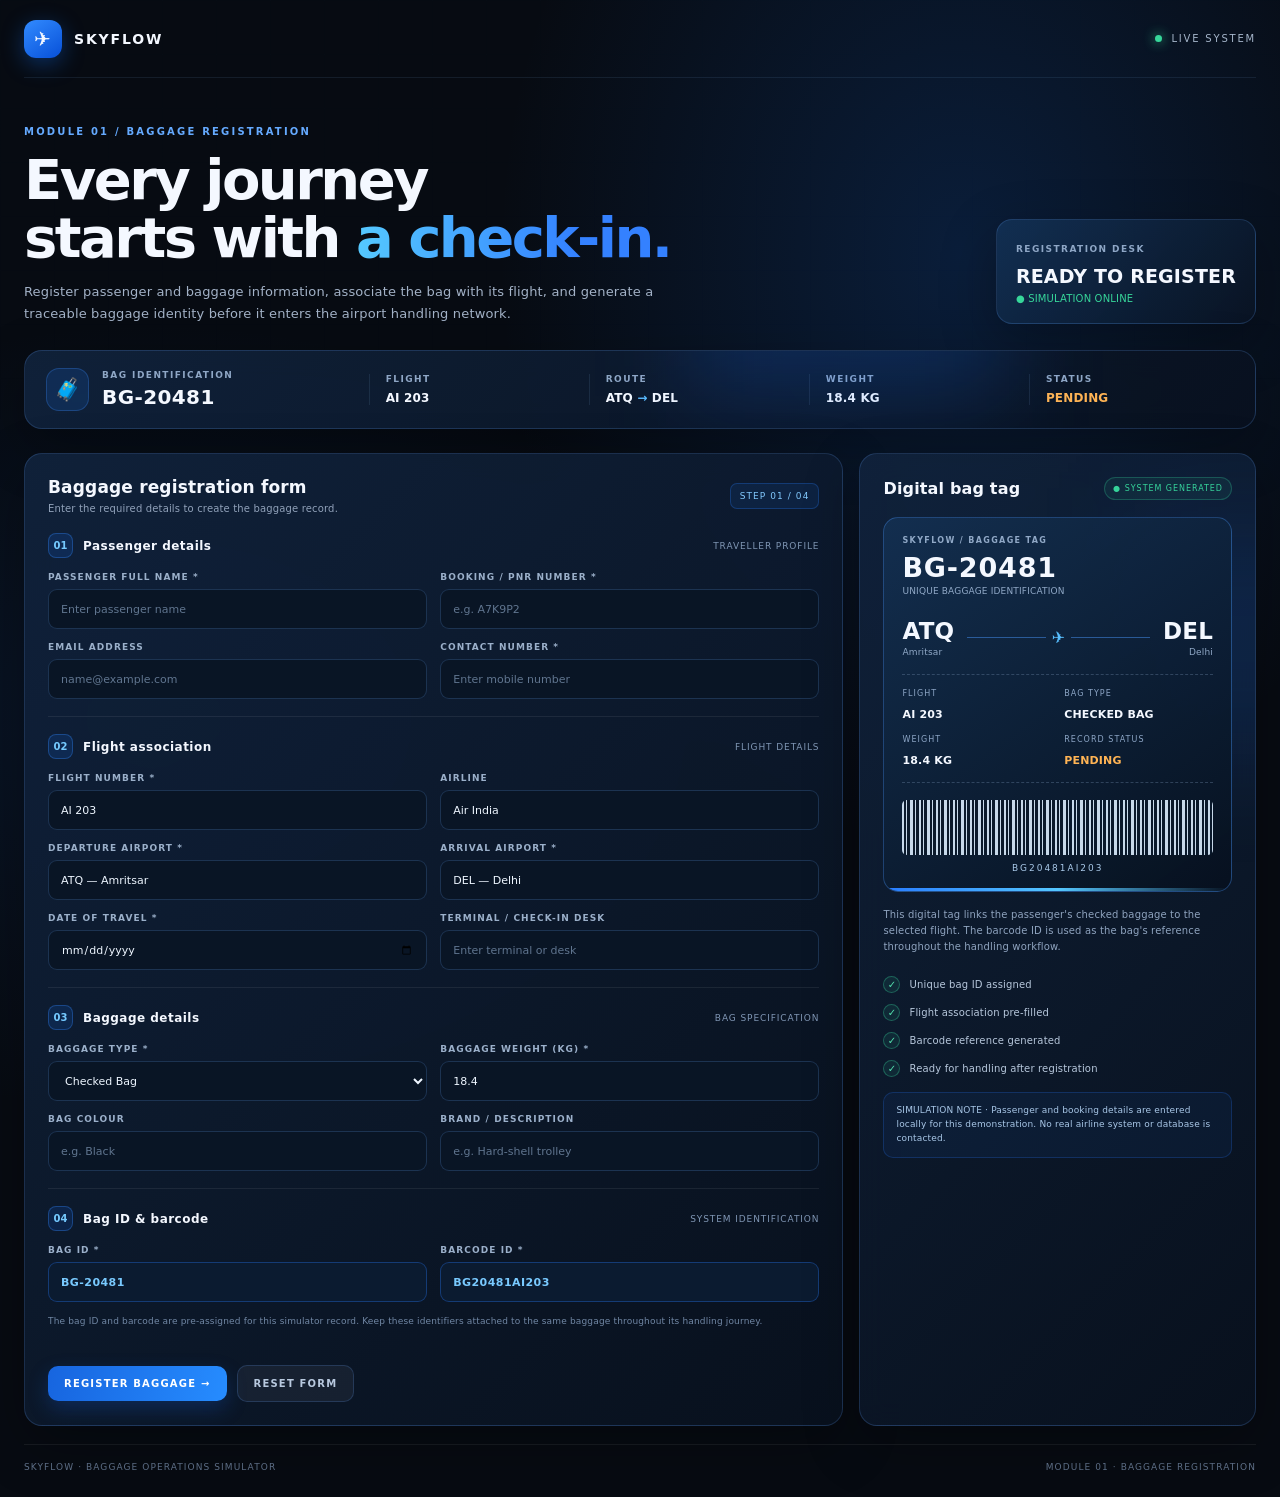
<file: SKYFLOW_Module_01_Baggage_Registration.html>
<!DOCTYPE html>
<html lang="en">
<head>
<meta charset="UTF-8">
<meta name="viewport" content="width=device-width, initial-scale=1.0">
<meta name="theme-color" content="#070b12">
<title>SKYFLOW | Baggage Registration</title>
<style>
:root{
 --bg:#070b12;--panel:rgba(13,24,43,.84);--panel2:rgba(15,31,56,.76);
 --line:rgba(91,151,230,.22);--blue:#287cff;--cyan:#55c7ff;
 --muted:#91a2ba;--text:#f4f8ff;--green:#37d69a;--amber:#ffb454;
 --shadow:0 18px 55px rgba(0,0,0,.28)
}
*{box-sizing:border-box}
body{margin:0;min-height:100vh;color:var(--text);font-family:Inter,ui-sans-serif,system-ui,-apple-system,"Segoe UI",sans-serif;
 background:radial-gradient(ellipse at 75% 17%,rgba(20,91,190,.23),transparent 34%),radial-gradient(ellipse at 12% 48%,rgba(16,71,148,.16),transparent 36%),var(--bg);letter-spacing:.01em}
body:before{content:"";position:fixed;inset:0;pointer-events:none;opacity:.13;background-image:linear-gradient(rgba(90,140,210,.07) 1px,transparent 1px),linear-gradient(90deg,rgba(90,140,210,.07) 1px,transparent 1px);background-size:54px 54px;mask-image:linear-gradient(to bottom,black,transparent 80%)}
button,input,select{font:inherit}button{cursor:pointer}
.shell{width:min(1380px,calc(100% - 48px));margin:auto;position:relative}
nav{height:78px;display:flex;align-items:center;justify-content:space-between;border-bottom:1px solid rgba(119,160,215,.12)}
.brand{display:flex;align-items:center;gap:12px;font-weight:800;letter-spacing:.13em;font-size:14px}
.brand-mark{width:38px;height:38px;border-radius:12px;background:linear-gradient(145deg,#328bff,#0750d8);display:grid;place-items:center;box-shadow:0 6px 22px #1266dc66;font-size:20px}
.live{font-size:10px;letter-spacing:.18em;color:#a5b5ca;display:flex;align-items:center;gap:9px}
.live i{width:7px;height:7px;border-radius:50%;background:var(--green);box-shadow:0 0 12px var(--green)}
.hero{display:flex;justify-content:space-between;align-items:flex-end;gap:28px;padding:48px 0 26px}
.eyebrow{font-size:10px;letter-spacing:.22em;color:#65aaff;font-weight:800;margin-bottom:14px}
h1{font-size:clamp(34px,5vw,56px);line-height:1.03;letter-spacing:-.045em;margin:0;max-width:760px}
.gradient{background:linear-gradient(90deg,#55c9ff,#3481ff 70%);color:transparent;background-clip:text}
.hero p{color:#a3b2c7;line-height:1.65;max-width:660px;font-size:13px;margin:15px 0 0}
.system-card{min-width:205px;padding:17px 19px;border:1px solid var(--line);border-radius:16px;background:linear-gradient(135deg,rgba(20,53,91,.76),rgba(10,20,36,.8));box-shadow:var(--shadow)}
.system-card small,.label{font-size:9px;letter-spacing:.16em;color:#8fa7c6;font-weight:800}
.system-card strong{display:block;margin-top:9px;font-size:19px}
.system-card span{font-size:10px;color:var(--green)}
.panel{border:1px solid var(--line);background:linear-gradient(135deg,rgba(17,35,61,.9),rgba(9,17,31,.9));border-radius:18px;box-shadow:var(--shadow);backdrop-filter:blur(14px)}
.bagbar{display:grid;grid-template-columns:1.5fr repeat(4,1fr);align-items:center;padding:17px 21px;gap:15px;position:relative;overflow:hidden}
.bagbar:after{content:"";position:absolute;width:320px;height:140px;right:20%;top:-95px;background:#1c74ff33;filter:blur(45px);pointer-events:none}
.bag-id{display:flex;align-items:center;gap:13px}.bag-icon{width:43px;height:43px;display:grid;place-items:center;border-radius:13px;background:#1455a644;border:1px solid #3e8dff44;color:#72caff;font-size:22px}
.bag-id strong{font-size:20px;display:block;margin-top:5px;letter-spacing:.02em}
.metric{border-left:1px solid rgba(127,166,217,.13);padding-left:16px;min-width:0}
.metric b{display:block;font-size:12px;margin-top:7px;white-space:nowrap}
.content-grid{display:grid;grid-template-columns:minmax(0,1.55fr) minmax(290px,.75fr);gap:16px;margin:24px 0 18px}
.form-panel,.preview-panel{padding:23px}
.section-heading{display:flex;justify-content:space-between;align-items:center;gap:12px;margin-bottom:19px}
.section-heading h2{font-size:17px;margin:0}.section-heading p{font-size:10px;color:var(--muted);margin:6px 0 0}
.step-tag{font-size:9px;letter-spacing:.12em;color:#83caff;background:#287cff18;border:1px solid #287cff44;border-radius:7px;padding:7px 9px;white-space:nowrap}
.form-section{padding:17px 0;border-top:1px solid #ffffff12}
.form-section:first-of-type{border-top:0;padding-top:0}
.form-section-title{display:flex;align-items:center;gap:10px;margin-bottom:14px}
.form-section-title .number{width:25px;height:25px;border-radius:8px;display:grid;place-items:center;background:#1765df2b;border:1px solid #348bff55;color:#75caff;font-size:10px;font-weight:800}
.form-section-title h3{font-size:12px;margin:0;letter-spacing:.04em}
.form-section-title small{font-size:9px;color:#8097b5;margin-left:auto;letter-spacing:.1em}
.fields{display:grid;grid-template-columns:repeat(2,minmax(0,1fr));gap:13px}
.field{display:flex;flex-direction:column;gap:7px;min-width:0}
.field.full{grid-column:1/-1}
.field label{font-size:9px;color:#9bb0ca;letter-spacing:.12em;font-weight:800}
.field input,.field select{width:100%;background:#091525;border:1px solid rgba(91,151,230,.23);border-radius:9px;padding:11px 12px;color:#eef6ff;outline:none;font-size:11px;min-height:40px}
.field input::placeholder{color:#60758f}
.field input:focus,.field select:focus{border-color:#368dff;box-shadow:0 0 0 3px #287cff1b}
.field input[readonly]{color:#79caff;background:#0b1b30;border-color:#287cff55;font-weight:800;letter-spacing:.04em}
.hint{font-size:9px;color:#7188a5;line-height:1.5}
.form-actions{display:flex;align-items:center;gap:10px;margin-top:19px;flex-wrap:wrap}
.primary-btn,.secondary-btn{border:0;border-radius:10px;padding:12px 16px;font-size:10px;font-weight:800;letter-spacing:.12em;transition:.2s}
.primary-btn{color:white;background:linear-gradient(100deg,#1765df,#268cff);box-shadow:0 8px 20px #1265df40}
.primary-btn:hover{filter:brightness(1.14);transform:translateY(-1px)}
.secondary-btn{background:#ffffff0d;color:#b8c9df;border:1px solid var(--line)}
.preview-panel{position:relative;overflow:hidden}
.preview-panel:before{content:"";position:absolute;width:230px;height:230px;right:-110px;top:70px;background:#1765df22;filter:blur(55px);pointer-events:none}
.preview-top{display:flex;justify-content:space-between;align-items:center;margin-bottom:17px}
.preview-top h2{font-size:16px;margin:0}.live-pill{font-size:8px;color:var(--green);letter-spacing:.12em;border:1px solid #37d69a44;background:#37d69a12;border-radius:20px;padding:6px 8px}
.ticket{position:relative;border:1px solid #438be966;border-radius:15px;background:linear-gradient(145deg,rgba(20,48,81,.94),rgba(7,17,31,.96));padding:18px;overflow:hidden}
.ticket:after{content:"";position:absolute;left:0;right:0;bottom:0;height:3px;background:linear-gradient(90deg,#287cff,#55c7ff,transparent)}
.ticket-label{font-size:8px;color:#91a9c7;letter-spacing:.17em;font-weight:800}
.ticket-id{font-size:27px;font-weight:850;letter-spacing:.03em;margin:7px 0 3px}
.ticket-sub{font-size:9px;color:#91a9c7}
.route{display:flex;align-items:center;justify-content:space-between;margin:22px 0 17px}
.route strong{font-size:23px}.route small{display:block;font-size:9px;color:#91a9c7;margin-top:3px}
.route-line{flex:1;margin:0 13px;display:flex;align-items:center;gap:6px;color:#58bfff}
.route-line:before,.route-line:after{content:"";height:1px;background:#438be988;flex:1}
.ticket-divider{border-top:1px dashed #7893b555;margin:14px 0}
.ticket-stats{display:grid;grid-template-columns:1fr 1fr;gap:13px}
.ticket-stats span{display:block;font-size:8px;color:#8ca5c5;letter-spacing:.13em;margin-bottom:5px}.ticket-stats b{font-size:11px}
.barcode{height:55px;margin:17px 0 8px;border-radius:5px;opacity:.9;background:repeating-linear-gradient(90deg,#dceeff 0 2px,transparent 2px 4px,#dceeff 4px 5px,transparent 5px 8px,#dceeff 8px 11px,transparent 11px 13px,#dceeff 13px 14px,transparent 14px 17px);background-color:#0b1a2c}
.barcode-number{text-align:center;font-size:9px;letter-spacing:.22em;color:#a9c9e9}
.preview-note{font-size:10px;color:#8fa4bf;line-height:1.6;margin:15px 0 0}
.checklist{display:grid;gap:11px;margin-top:21px}
.check{display:flex;align-items:center;gap:9px;font-size:10px;color:#b7c8dc}
.check i{width:17px;height:17px;border-radius:50%;display:grid;place-items:center;background:#37d69a18;border:1px solid #37d69a55;color:#54e0ae;font-size:10px;font-style:normal}
.notice{margin-top:15px;padding:11px 12px;border:1px solid #287cff38;border-radius:10px;background:#287cff10;color:#a9c8e8;font-size:9px;line-height:1.55}
footer{border-top:1px solid #ffffff12;padding:17px 0 25px;color:#62748d;font-size:9px;letter-spacing:.12em;display:flex;justify-content:space-between;gap:12px}
.toast{position:fixed;right:24px;bottom:24px;z-index:10;padding:13px 17px;border-radius:11px;background:#102c28;border:1px solid #35c99566;color:#a6f1d5;font-size:11px;box-shadow:var(--shadow);opacity:0;transform:translateY(12px);transition:.25s;pointer-events:none}
.toast.show{opacity:1;transform:translateY(0)}
@media(max-width:980px){.content-grid{grid-template-columns:1fr}.preview-panel{max-width:none}.bagbar{grid-template-columns:repeat(3,1fr)}.bag-id{grid-column:span 3}.metric:nth-child(2){border-left:0;padding-left:0}}
@media(max-width:620px){.shell{width:calc(100% - 28px)}nav{height:65px}.hero{display:block;padding:35px 0 22px}.system-card{margin-top:18px;width:max-content}.bagbar{grid-template-columns:repeat(2,1fr);padding:15px}.bag-id{grid-column:span 2}.metric{padding-left:10px}.metric:nth-child(2),.metric:nth-child(4){border-left:0;padding-left:0}.form-panel,.preview-panel{padding:17px}.fields{grid-template-columns:1fr}.field.full{grid-column:auto}footer{flex-direction:column}.hero h1{font-size:39px}}
</style>
</head>
<body>
<div class="shell">
<nav>
 <div class="brand"><div class="brand-mark">✈</div> SKYFLOW</div>
 <div class="live"><i></i> LIVE SYSTEM</div>
</nav>

<header class="hero">
 <div>
  <div class="eyebrow">MODULE 01 / BAGGAGE REGISTRATION</div>
  <h1>Every journey<br>starts with <span class="gradient">a check-in.</span></h1>
  <p>Register passenger and baggage information, associate the bag with its flight, and generate a traceable baggage identity before it enters the airport handling network.</p>
 </div>
 <div class="system-card"><small>REGISTRATION DESK</small><strong id="systemState">READY TO REGISTER</strong><span>● SIMULATION ONLINE</span></div>
</header>

<section class="panel bagbar" aria-label="Current baggage record">
 <div class="bag-id"><div class="bag-icon">🧳</div><div><div class="label">BAG IDENTIFICATION</div><strong>BG-20481</strong></div></div>
 <div class="metric"><div class="label">FLIGHT</div><b>AI 203</b></div>
 <div class="metric"><div class="label">ROUTE</div><b>ATQ <span style="color:#5cbcff">→</span> DEL</b></div>
 <div class="metric"><div class="label">WEIGHT</div><b>18.4 KG</b></div>
 <div class="metric"><div class="label">STATUS</div><b id="topStatus" style="color:var(--amber)">PENDING</b></div>
</section>

<div class="content-grid">
 <main class="panel form-panel">
  <div class="section-heading">
   <div><h2>Baggage registration form</h2><p>Enter the required details to create the baggage record.</p></div>
   <span class="step-tag">STEP 01 / 04</span>
  </div>
  <form id="registrationForm">
   <section class="form-section">
    <div class="form-section-title"><span class="number">01</span><h3>Passenger details</h3><small>TRAVELLER PROFILE</small></div>
    <div class="fields">
     <div class="field"><label for="passenger">PASSENGER FULL NAME *</label><input id="passenger" name="passenger" placeholder="Enter passenger name" required></div>
     <div class="field"><label for="booking">BOOKING / PNR NUMBER *</label><input id="booking" name="booking" placeholder="e.g. A7K9P2" maxlength="10" required></div>
     <div class="field"><label for="email">EMAIL ADDRESS</label><input id="email" name="email" type="email" placeholder="name@example.com"></div>
     <div class="field"><label for="phone">CONTACT NUMBER *</label><input id="phone" name="phone" type="tel" placeholder="Enter mobile number" required></div>
    </div>
   </section>
   <section class="form-section">
    <div class="form-section-title"><span class="number">02</span><h3>Flight association</h3><small>FLIGHT DETAILS</small></div>
    <div class="fields">
     <div class="field"><label for="flight">FLIGHT NUMBER *</label><input id="flight" value="AI 203" required></div>
     <div class="field"><label for="airline">AIRLINE</label><input id="airline" value="Air India"></div>
     <div class="field"><label for="origin">DEPARTURE AIRPORT *</label><input id="origin" value="ATQ — Amritsar" required></div>
     <div class="field"><label for="destination">ARRIVAL AIRPORT *</label><input id="destination" value="DEL — Delhi" required></div>
     <div class="field"><label for="travelDate">DATE OF TRAVEL *</label><input id="travelDate" type="date" required></div>
     <div class="field"><label for="terminal">TERMINAL / CHECK-IN DESK</label><input id="terminal" placeholder="Enter terminal or desk"></div>
    </div>
   </section>
   <section class="form-section">
    <div class="form-section-title"><span class="number">03</span><h3>Baggage details</h3><small>BAG SPECIFICATION</small></div>
    <div class="fields">
     <div class="field"><label for="bagType">BAGGAGE TYPE *</label><select id="bagType" required><option value="Checked Bag" selected>Checked Bag</option><option>Cabin Bag</option><option>Special Baggage</option></select></div>
     <div class="field"><label for="weight">BAGGAGE WEIGHT (KG) *</label><input id="weight" type="number" min="0.1" max="100" step="0.1" value="18.4" required></div>
     <div class="field"><label for="color">BAG COLOUR</label><input id="color" placeholder="e.g. Black"></div>
     <div class="field"><label for="brand">BRAND / DESCRIPTION</label><input id="brand" placeholder="e.g. Hard-shell trolley"></div>
    </div>
   </section>
   <section class="form-section">
    <div class="form-section-title"><span class="number">04</span><h3>Bag ID & barcode</h3><small>SYSTEM IDENTIFICATION</small></div>
    <div class="fields">
     <div class="field"><label for="bagId">BAG ID *</label><input id="bagId" value="BG-20481" readonly></div>
     <div class="field"><label for="barcodeId">BARCODE ID *</label><input id="barcodeId" value="BG20481AI203" readonly></div>
     <div class="field full"><span class="hint">The bag ID and barcode are pre-assigned for this simulator record. Keep these identifiers attached to the same baggage throughout its handling journey.</span></div>
    </div>
   </section>
   <div class="form-actions">
    <button class="primary-btn" type="submit" id="registerBtn">REGISTER BAGGAGE →</button>
    <button class="secondary-btn" type="reset">RESET FORM</button>
   </div>
  </form>
 </main>

 <aside class="panel preview-panel">
  <div class="preview-top"><h2>Digital bag tag</h2><span class="live-pill">● SYSTEM GENERATED</span></div>
  <div class="ticket">
   <div class="ticket-label">SKYFLOW / BAGGAGE TAG</div>
   <div class="ticket-id">BG-20481</div>
   <div class="ticket-sub">UNIQUE BAGGAGE IDENTIFICATION</div>
   <div class="route">
    <div><strong>ATQ</strong><small>Amritsar</small></div>
    <div class="route-line">✈</div>
    <div style="text-align:right"><strong>DEL</strong><small>Delhi</small></div>
   </div>
   <div class="ticket-divider"></div>
   <div class="ticket-stats">
    <div><span>FLIGHT</span><b>AI 203</b></div>
    <div><span>BAG TYPE</span><b id="previewType">CHECKED BAG</b></div>
    <div><span>WEIGHT</span><b id="previewWeight">18.4 KG</b></div>
    <div><span>RECORD STATUS</span><b id="previewStatus" style="color:var(--amber)">PENDING</b></div>
   </div>
   <div class="ticket-divider"></div>
   <div class="barcode" aria-label="Decorative barcode representation"></div>
   <div class="barcode-number">BG20481AI203</div>
  </div>
  <p class="preview-note">This digital tag links the passenger's checked baggage to the selected flight. The barcode ID is used as the bag's reference throughout the handling workflow.</p>
  <div class="checklist">
   <div class="check"><i>✓</i> Unique bag ID assigned</div>
   <div class="check"><i>✓</i> Flight association pre-filled</div>
   <div class="check"><i>✓</i> Barcode reference generated</div>
   <div class="check"><i>✓</i> Ready for handling after registration</div>
  </div>
  <div class="notice">SIMULATION NOTE · Passenger and booking details are entered locally for this demonstration. No real airline system or database is contacted.</div>
 </aside>
</div>

<footer><span>SKYFLOW · BAGGAGE OPERATIONS SIMULATOR</span><span>MODULE 01 · BAGGAGE REGISTRATION</span></footer>
</div>
<div class="toast" id="toast" role="status"></div>
<script>
const form=document.getElementById('registrationForm');
const toast=document.getElementById('toast');
function showToast(message){toast.textContent=message;toast.classList.add('show');clearTimeout(showToast.timer);showToast.timer=setTimeout(()=>toast.classList.remove('show'),2800)}
document.getElementById('weight').addEventListener('input',e=>{document.getElementById('previewWeight').textContent=(e.target.value||'—')+' KG'});
document.getElementById('bagType').addEventListener('change',e=>{document.getElementById('previewType').textContent=e.target.value.toUpperCase()});
form.addEventListener('submit',e=>{
 e.preventDefault();
 if(!form.reportValidity())return;
 const name=document.getElementById('passenger').value.trim();
 document.getElementById('systemState').textContent='REGISTRATION COMPLETE';
 document.getElementById('topStatus').textContent='REGISTERED';
 document.getElementById('topStatus').style.color='var(--green)';
 document.getElementById('previewStatus').textContent='REGISTERED';
 document.getElementById('previewStatus').style.color='var(--green)';
 document.getElementById('registerBtn').textContent='BAGGAGE REGISTERED ✓';
 showToast('Bag BG-20481 registered successfully for '+name+'.');
});
form.addEventListener('reset',()=>setTimeout(()=>{
 document.getElementById('systemState').textContent='READY TO REGISTER';
 document.getElementById('topStatus').textContent='PENDING';
 document.getElementById('topStatus').style.color='var(--amber)';
 document.getElementById('previewStatus').textContent='PENDING';
 document.getElementById('previewStatus').style.color='var(--amber)';
 document.getElementById('previewType').textContent='CHECKED BAG';
 document.getElementById('previewWeight').textContent='18.4 KG';
 document.getElementById('registerBtn').textContent='REGISTER BAGGAGE →';
},0));
</script>
</body>
</html>
</file>
